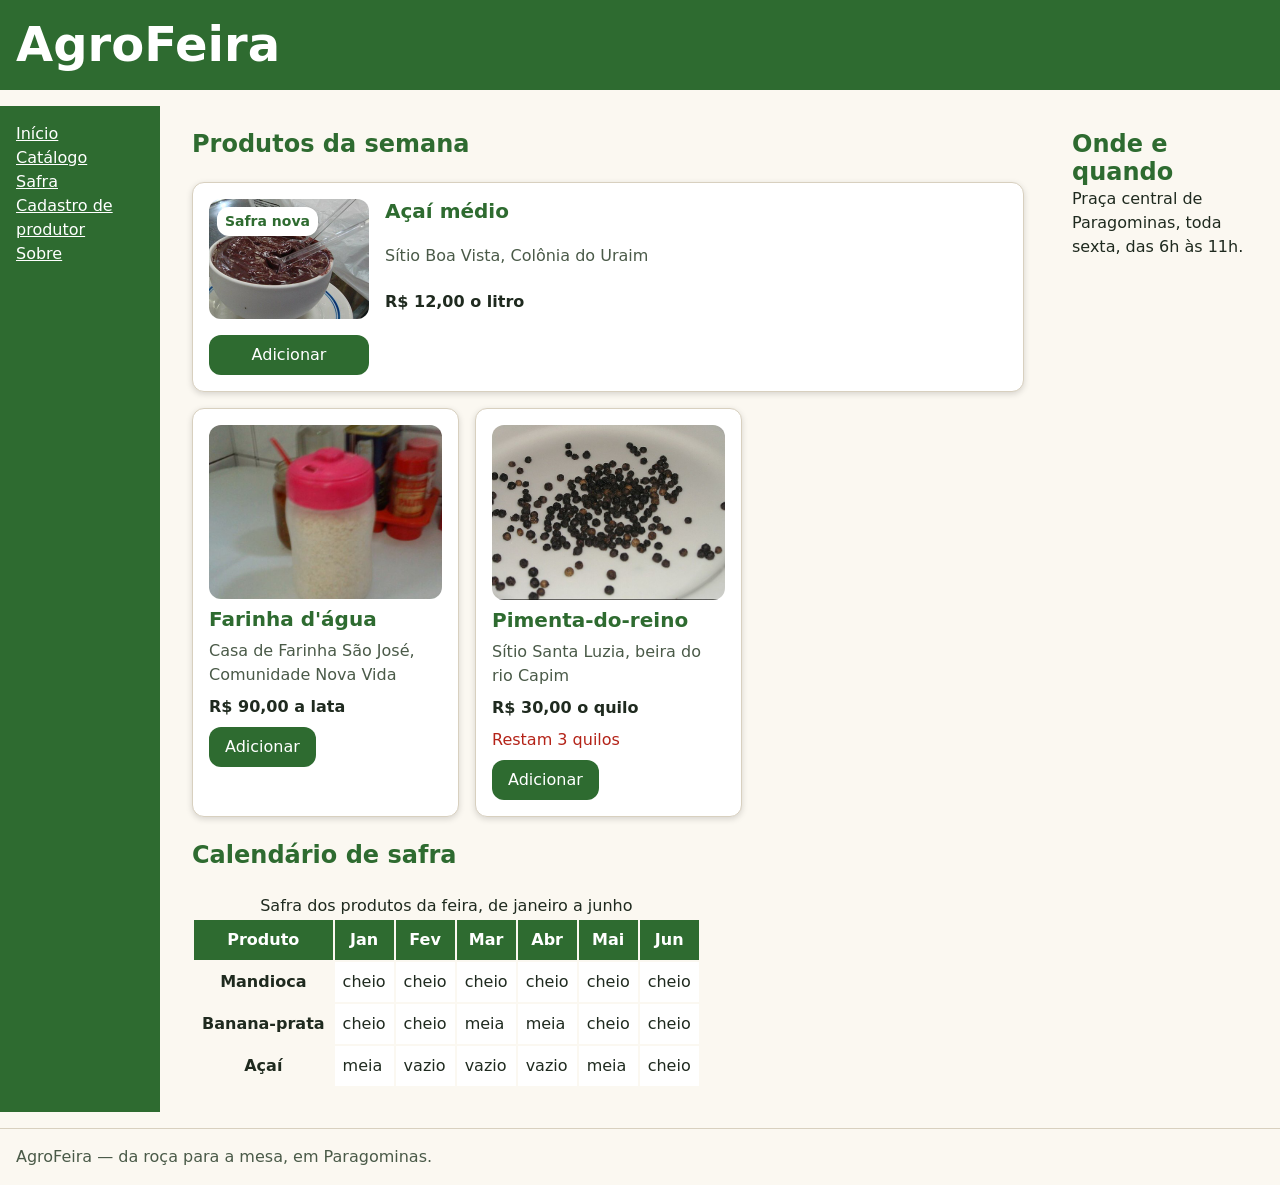
<file: index.html>
<!doctype html>
<html lang="pt-BR">
  <head>
    <meta charset="utf-8">
    <meta name="viewport" content="width=device-width, initial-scale=1">
    <title>AgroFeira — o site completo em camadas</title>
    <link rel="stylesheet" href="camadas.css">
    <link rel="stylesheet" href="reset.css">
    <link rel="stylesheet" href="tokens.css">
    <link rel="stylesheet" href="base.css">
    <link rel="stylesheet" href="componentes.css">
    <link rel="stylesheet" href="utilitarios.css">
  </head>
  <body>
    <a class="pular" href="#conteudo">Pular para o conteúdo</a>
    <header class="cabecalho-site">
      <h1>AgroFeira</h1>
    </header>
  <nav aria-label="Navegação Principal">
    <ul class="menu">
        <li><a href="index.html" aria-current="page">Início</a></li>
        <li><a href="catalogo.html">Catálogo</a></li>
        <li><a href="safra.html">Safra</a></li>
        <li><a href="cadastro-produtor.html">Cadastro de produtor</a></li>
        <li><a href="sobre.html">Sobre</a></li>
    </ul>
</nav>
    <main id="conteudo">
      <h2>Produtos da semana</h2>
      <ul class="lista-produtos">
        <li class="cartao-produto destaque">
          <article>
            <p class="selo">Safra nova</p>
            <img src="acai.jpg" width="640" height="480"
              alt="Tigela de açaí batido, com duas colheres de plástico">
            <h3>Açaí médio</h3>
            <p class="produtor">Sítio Boa Vista, Colônia do Uraim</p>
            <p class="preco">R$ 12,00 o litro</p>
            <button type="button">Adicionar</button>
          </article>
        </li>
        <li class="cartao-produto">
          <article>
            <img src="farinha.jpg" width="640" height="480"
              alt="Pote de farinha de mandioca sobre a mesa">
            <h3>Farinha d'água</h3>
            <p class="produtor">Casa de Farinha São José, Comunidade Nova Vida</p>
            <p class="preco">R$ 90,00 a lata</p>
            <button type="button">Adicionar</button>
          </article>
        </li>
        <li class="cartao-produto">
          <article>
            <img src="pimenta.jpg" width="640" height="480"
              alt="Grãos de pimenta-do-reino espalhados num prato branco">
            <h3>Pimenta-do-reino</h3>
            <p class="produtor">Sítio Santa Luzia, beira do rio Capim</p>
            <p class="preco">R$ 30,00 o quilo</p>
            <p class="estoque texto-erro">Restam 3 quilos</p>
            <button type="button">Adicionar</button>
          </article>
        </li>
      </ul>
      <h2>Calendário de safra</h2>
      <div class="rolagem-tabela" tabindex="0" role="region"
        aria-label="Calendário de safra">
        <table class="tabela-safra">
          <caption>Safra dos produtos da feira, de janeiro a junho</caption>
          <thead>
            <tr>
              <th scope="col">Produto</th>
              <th scope="col">Jan</th><th scope="col">Fev</th>
              <th scope="col">Mar</th><th scope="col">Abr</th>
              <th scope="col">Mai</th><th scope="col">Jun</th>
            </tr>
          </thead>
          <tbody>
            <tr>
              <th scope="row">Mandioca</th>
              <td>cheio</td><td>cheio</td><td>cheio</td>
              <td>cheio</td><td>cheio</td><td>cheio</td>
            </tr>
            <tr>
              <th scope="row">Banana-prata</th>
              <td>cheio</td><td>cheio</td><td>meia</td>
              <td>meia</td><td>cheio</td><td>cheio</td>
            </tr>
            <tr>
              <th scope="row">Açaí</th>
              <td>meia</td><td>vazio</td><td>vazio</td>
              <td>vazio</td><td>meia</td><td>cheio</td>
            </tr>
          </tbody>
        </table>
      </div>
    </main>
    <aside>
      <h2>Onde e quando</h2>
      <p>Praça central de Paragominas, toda sexta, das 6h às 11h.</p>
    </aside>
    <footer class="rodape-site">
      <p>AgroFeira — da roça para a mesa, em Paragominas.</p>
    </footer>
  </body>
</html>
</file>
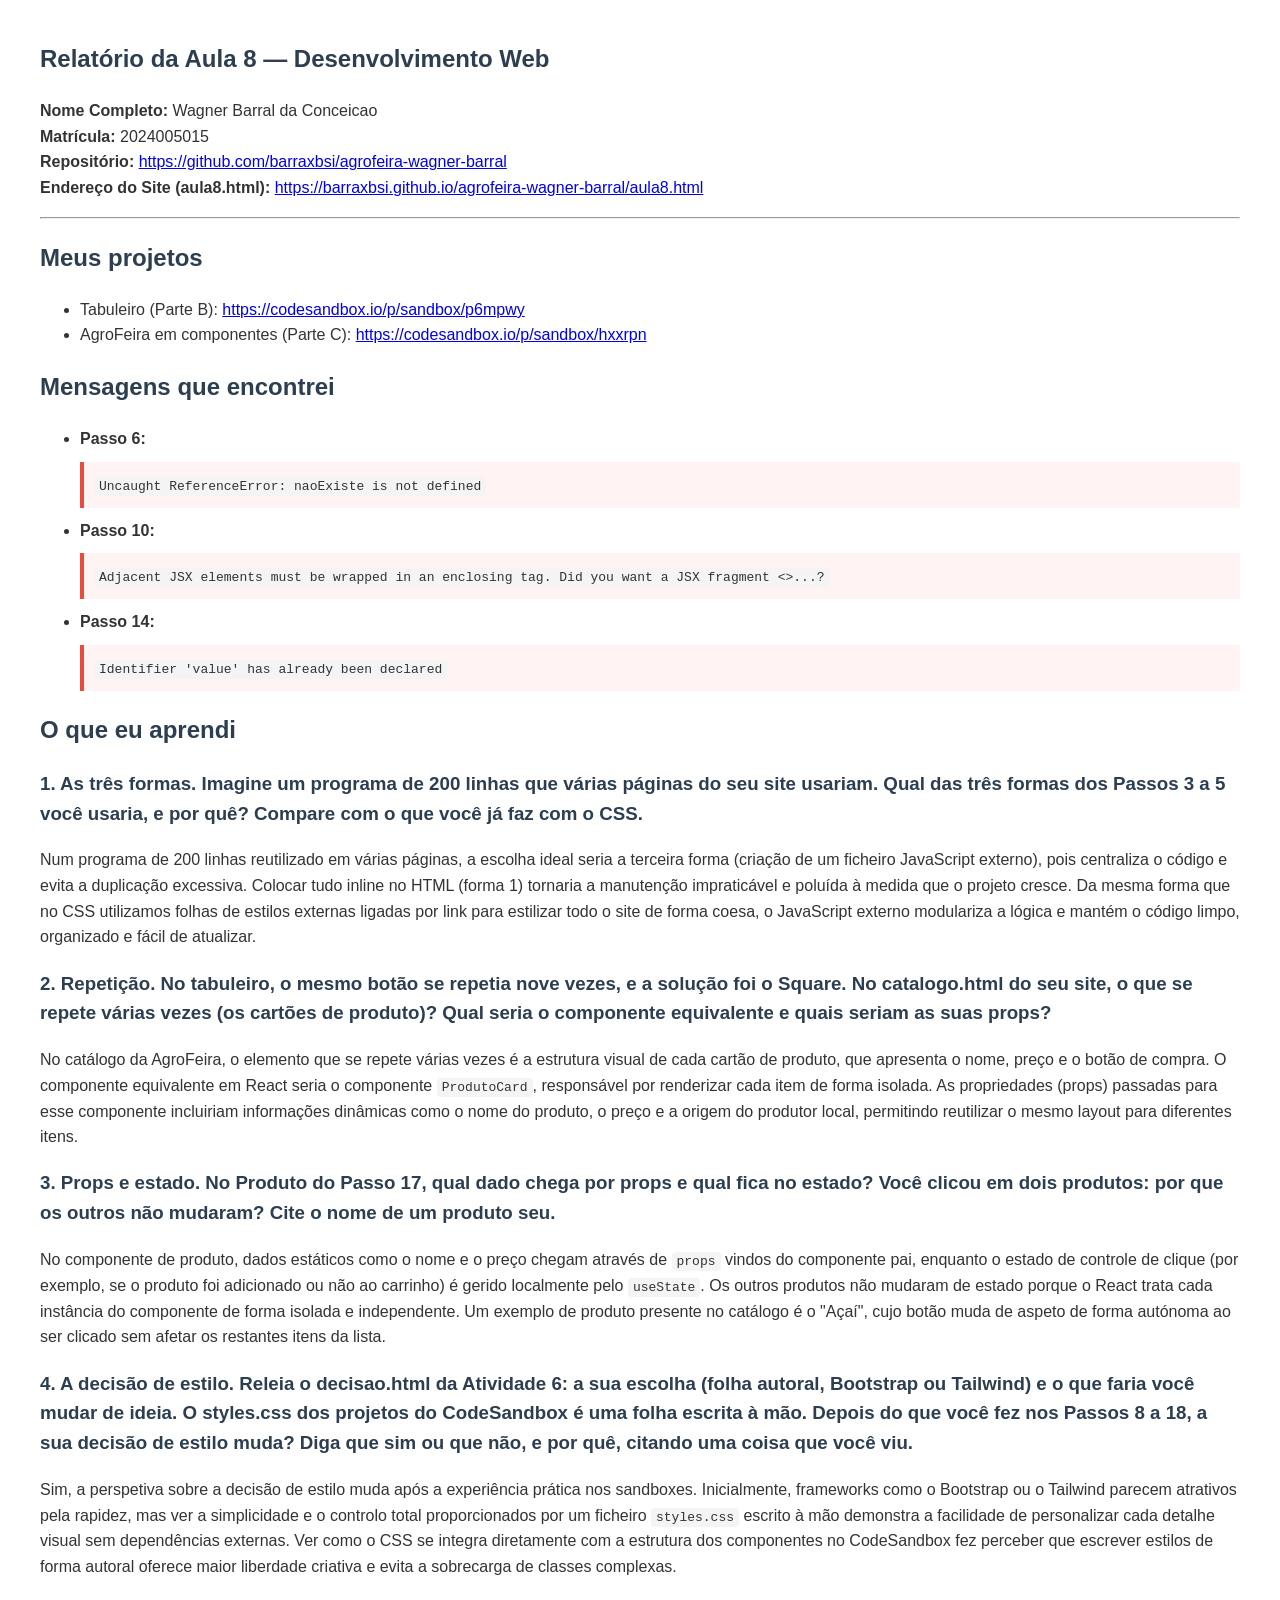
<file: aula8.html>
<!DOCTYPE html>
<html lang="pt-BR">

<head>
    <meta charset="UTF-8">
    <meta name="viewport" content="width=device-width, initial-scale=1.0">
    <title>JavaScript na AgroFeira — Wagner Barral da Conceicao</title>
    <style>
        body {
            font-family: Arial, sans-serif;
            line-height: 1.6;
            margin: 40px;
            color: #333;
        }

        h1,
        h2,
        h3 {
            color: #2c3e50;
        }

        ul {
            margin-bottom: 20px;
        }

        code {
            background: #f4f4f4;
            padding: 2px 5px;
            border-radius: 4px;
            font-family: monospace;
        }

        .error-box {
            background: #fff3f3;
            border-left: 4px solid #e74c3c;
            padding: 10px;
            margin: 10px 0;
        }
    </style>
</head>

<body>

    <h2>Relatório da Aula 8 — Desenvolvimento Web</h2>

    <p>
        <strong>Nome Completo:</strong> Wagner Barral da Conceicao<br>
        <strong>Matrícula:</strong> 2024005015<br>
        <strong>Repositório:</strong> <a href="https://github.com/barraxbsi/agrofeira-wagner-barral"
            target="_blank">https://github.com/barraxbsi/agrofeira-wagner-barral</a><br>
        <strong>Endereço do Site (aula8.html):</strong> <a
            href="https://barraxbsi.github.io/agrofeira-wagner-barral/aula8.html"
            target="_blank">https://barraxbsi.github.io/agrofeira-wagner-barral/aula8.html</a>
    </p>

    <hr>

    <h2>Meus projetos</h2>
    <ul>
        <li>Tabuleiro (Parte B): <a href="https://codesandbox.io/p/sandbox/p6mpwy"
                target="_blank">https://codesandbox.io/p/sandbox/p6mpwy</a></li>
        <li>AgroFeira em componentes (Parte C): <a href="https://codesandbox.io/p/sandbox/hxxrpn"
                target="_blank">https://codesandbox.io/p/sandbox/hxxrpn</a></li>
    </ul>

    <h2>Mensagens que encontrei</h2>
    <ul>
        <li>
            <strong>Passo 6:</strong>
            <div class="error-box"><code>Uncaught ReferenceError: naoExiste is not defined</code></div>
        </li>
        <li>
            <strong>Passo 10:</strong>
            <div class="error-box">
                <code>Adjacent JSX elements must be wrapped in an enclosing tag. Did you want a JSX fragment <>...</>?</code>
            </div>
        </li>
        <li>
            <strong>Passo 14:</strong>
            <div class="error-box"><code>Identifier 'value' has already been declared</code></div>
        </li>
    </ul>

    <h2>O que eu aprendi</h2>

    <h3>1. As três formas. Imagine um programa de 200 linhas que várias páginas do seu site usariam. Qual das três
        formas dos Passos 3 a 5 você usaria, e por quê? Compare com o que você já faz com o CSS.</h3>
    <p>Num programa de 200 linhas reutilizado em várias páginas, a escolha ideal seria a terceira forma (criação de um
        ficheiro JavaScript externo), pois centraliza o código e evita a duplicação excessiva. Colocar tudo inline no
        HTML (forma 1) tornaria a manutenção impraticável e poluída à medida que o projeto cresce. Da mesma forma que no
        CSS utilizamos folhas de estilos externas ligadas por link para estilizar todo o site de forma coesa, o
        JavaScript externo modulariza a lógica e mantém o código limpo, organizado e fácil de atualizar.</p>

    <h3>2. Repetição. No tabuleiro, o mesmo botão se repetia nove vezes, e a solução foi o Square. No catalogo.html do
        seu site, o que se repete várias vezes (os cartões de produto)? Qual seria o componente equivalente e quais
        seriam as suas props?</h3>
    <p>No catálogo da AgroFeira, o elemento que se repete várias vezes é a estrutura visual de cada cartão de produto,
        que apresenta o nome, preço e o botão de compra. O componente equivalente em React seria o componente
        <code>ProdutoCard</code>, responsável por renderizar cada item de forma isolada. As propriedades (props)
        passadas para esse componente incluiriam informações dinâmicas como o nome do produto, o preço e a origem do
        produtor local, permitindo reutilizar o mesmo layout para diferentes itens.</p>

    <h3>3. Props e estado. No Produto do Passo 17, qual dado chega por props e qual fica no estado? Você clicou em dois
        produtos: por que os outros não mudaram? Cite o nome de um produto seu.</h3>
    <p>No componente de produto, dados estáticos como o nome e o preço chegam através de <code>props</code> vindos do
        componente pai, enquanto o estado de controle de clique (por exemplo, se o produto foi adicionado ou não ao
        carrinho) é gerido localmente pelo <code>useState</code>. Os outros produtos não mudaram de estado porque o
        React trata cada instância do componente de forma isolada e independente. Um exemplo de produto presente no
        catálogo é o "Açaí", cujo botão muda de aspeto de forma autónoma ao ser clicado sem afetar os restantes itens da
        lista.</p>

    <h3>4. A decisão de estilo. Releia o decisao.html da Atividade 6: a sua escolha (folha autoral, Bootstrap ou
        Tailwind) e o que faria você mudar de ideia. O styles.css dos projetos do CodeSandbox é uma folha escrita à mão.
        Depois do que você fez nos Passos 8 a 18, a sua decisão de estilo muda? Diga que sim ou que não, e por quê,
        citando uma coisa que você viu.</h3>
    <p>Sim, a perspetiva sobre a decisão de estilo muda após a experiência prática nos sandboxes. Inicialmente,
        frameworks como o Bootstrap ou o Tailwind parecem atrativos pela rapidez, mas ver a simplicidade e o controlo
        total proporcionados por um ficheiro <code>styles.css</code> escrito à mão demonstra a facilidade de
        personalizar cada detalhe visual sem dependências externas. Ver como o CSS se integra diretamente com a
        estrutura dos componentes no CodeSandbox fez perceber que escrever estilos de forma autoral oferece maior
        liberdade criativa e evita a sobrecarga de classes complexas.</p>

</body>

</html>
</file>
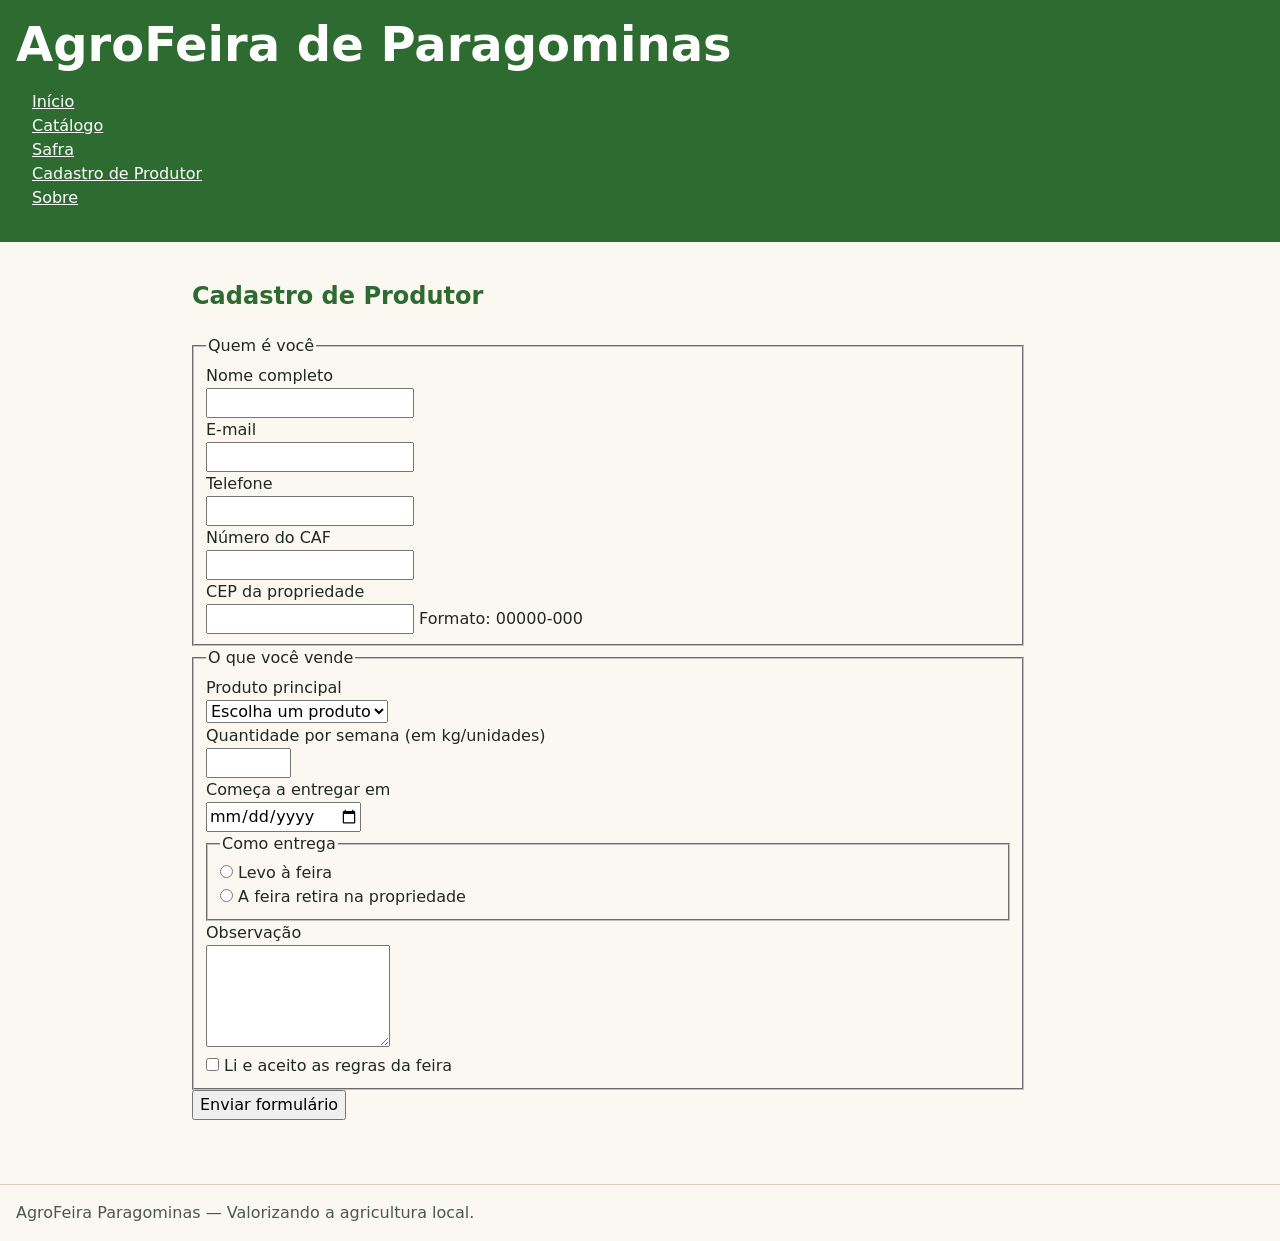
<file: cadastro-produtor.html>
<!DOCTYPE html>
<html lang="pt-BR">

<head>
    <meta charset="UTF-8">
    <meta name="viewport" content="width=device-width, initial-scale=1.0">
    <title>Cadastro de Produtor | AgroFeira de Paragominas</title>
   

    <!-- Folhas de estilo da aplicação -->
    <link rel="stylesheet" href="reset.css">
    <link rel="stylesheet" href="tokens.css">
    <link rel="preconnect" href="https://fonts.googleapis.com">
    <link rel="preconnect" href="https://fonts.gstatic.com" crossorigin>
    <link href="https://fonts.googleapis.com/css2?family=Montserrat+Alternates:wght@600&display=swap" rel="stylesheet">
    
    <!-- Arquitetura CSS em Camadas -->
    <link rel="stylesheet" href="camadas.css">
    <link rel="stylesheet" href="reset.css">
    <link rel="stylesheet" href="tokens.css">
    <link rel="stylesheet" href="base.css">
    <link rel="stylesheet" href="componentes.css">
    <link rel="stylesheet" href="utilitarios.css">
</head>

<body>
    <!-- Link de acesso rápido para leitores de tela -->
    <a href="#conteudo-principal" class="pular">Pular para o conteúdo principal</a>

    <!-- Cabeçalho e Navegação Principal -->
    <header class="cabecalho-site">
        <h1>AgroFeira de Paragominas</h1>
        <nav aria-label="Principal">
            <ul class="menu">
                <li><a href="index.html">Início</a></li>
                <li><a href="catalogo.html">Catálogo</a></li>
                <li><a href="safra.html">Safra</a></li>
                <li><a href="cadastro-produtor.html" aria-current="page">Cadastro de Produtor</a></li>
                <li><a href="sobre.html">Sobre</a></li>
            </ul>
        </nav>
    </header>

    <!-- Região de Conteúdo Principal -->
    <main id="conteudo-principal">
        <h2>Cadastro de Produtor</h2>

        <form action="#" method="post" class="formulario-cadastro">

            <!-- Primeiro Grupo: Dados do Produtor -->
            <fieldset>
                <legend>Quem é você</legend>

                <p>
                    <label for="nome">Nome completo</label><br>
                    <input type="text" id="nome" name="nome" required autocomplete="name">
                </p>

                <p>
                    <label for="email">E-mail</label><br>
                    <input type="email" id="email" name="email" required autocomplete="email">
                </p>

                <p>
                    <label for="telefone">Telefone</label><br>
                    <input type="tel" id="telefone" name="telefone" autocomplete="tel">
                </p>

                <p>
                    <label for="caf">Número do CAF</label><br>
                    <input type="text" id="caf" name="caf">
                </p>

                <p>
                    <label for="cep">CEP da propriedade</label><br>
                    <input type="text" id="cep" name="cep" inputmode="numeric" pattern="\d{5}-?\d{3}"
                        aria-describedby="ajuda-cep">
                    <span id="ajuda-cep">Formato: 00000-000</span>
                </p>
            </fieldset>

            <!-- Segundo Grupo: Dados da Produção/Entrega -->
            <fieldset>
                <legend>O que você vende</legend>

                <p>
                    <label for="produto">Produto principal</label><br>
                    <select id="produto" name="produto" required>
                        <option value="">Escolha um produto</option>
                        <option value="mandioca">Mandioca</option>
                        <option value="banana-prata">Banana-prata</option>
                        <option value="acai">Açaí</option>
                        <option value="pimenta-do-reino">Pimenta-do-reino</option>
                        <option value="cupuacu">Cupuaçu</option>
                        <option value="alface">Alface</option>
                    </select>
                </p>

                <p>
                    <label for="quantidade">Quantidade por semana (em kg/unidades)</label><br>
                    <input type="number" id="quantidade" name="quantidade" required min="1" max="500" step="1">
                </p>

                <p>
                    <label for="data-inicio">Começa a entregar em</label><br>
                    <input type="date" id="data-inicio" name="data-inicio">
                </p>

                <!-- Grupo de botões de escolha -->
                <fieldset>
                    <legend>Como entrega</legend>
                    <p>
                        <input type="radio" id="entrega-levo" name="como-entrega" value="levo">
                        <label for="entrega-levo">Levo à feira</label>
                    </p>
                    <p>
                        <input type="radio" id="entrega-retira" name="como-entrega" value="retira">
                        <label for="entrega-retira">A feira retira na propriedade</label>
                    </p>
                </fieldset>

                <p>
                    <label for="observacao">Observação</label><br>
                    <textarea id="observacao" name="observacao" rows="4"></textarea>
                </p>

                <p>
                    <input type="checkbox" id="aceite" name="aceite" required>
                    <label for="aceite">Li e aceito as regras da feira</label>
                </p>
            </fieldset>

            <p>
                <button type="submit">Enviar formulário</button>
            </p>
        </form>

        <!-- Mensagem de status dinâmico para leitores de tela -->
        <p role="status" aria-live="polite"></p>
    </main>

    <!-- Rodapé -->
    <footer class="rodape-site">
        <p>AgroFeira Paragominas — Valorizando a agricultura local.</p>
    </footer>
</body>

</html>
</file>
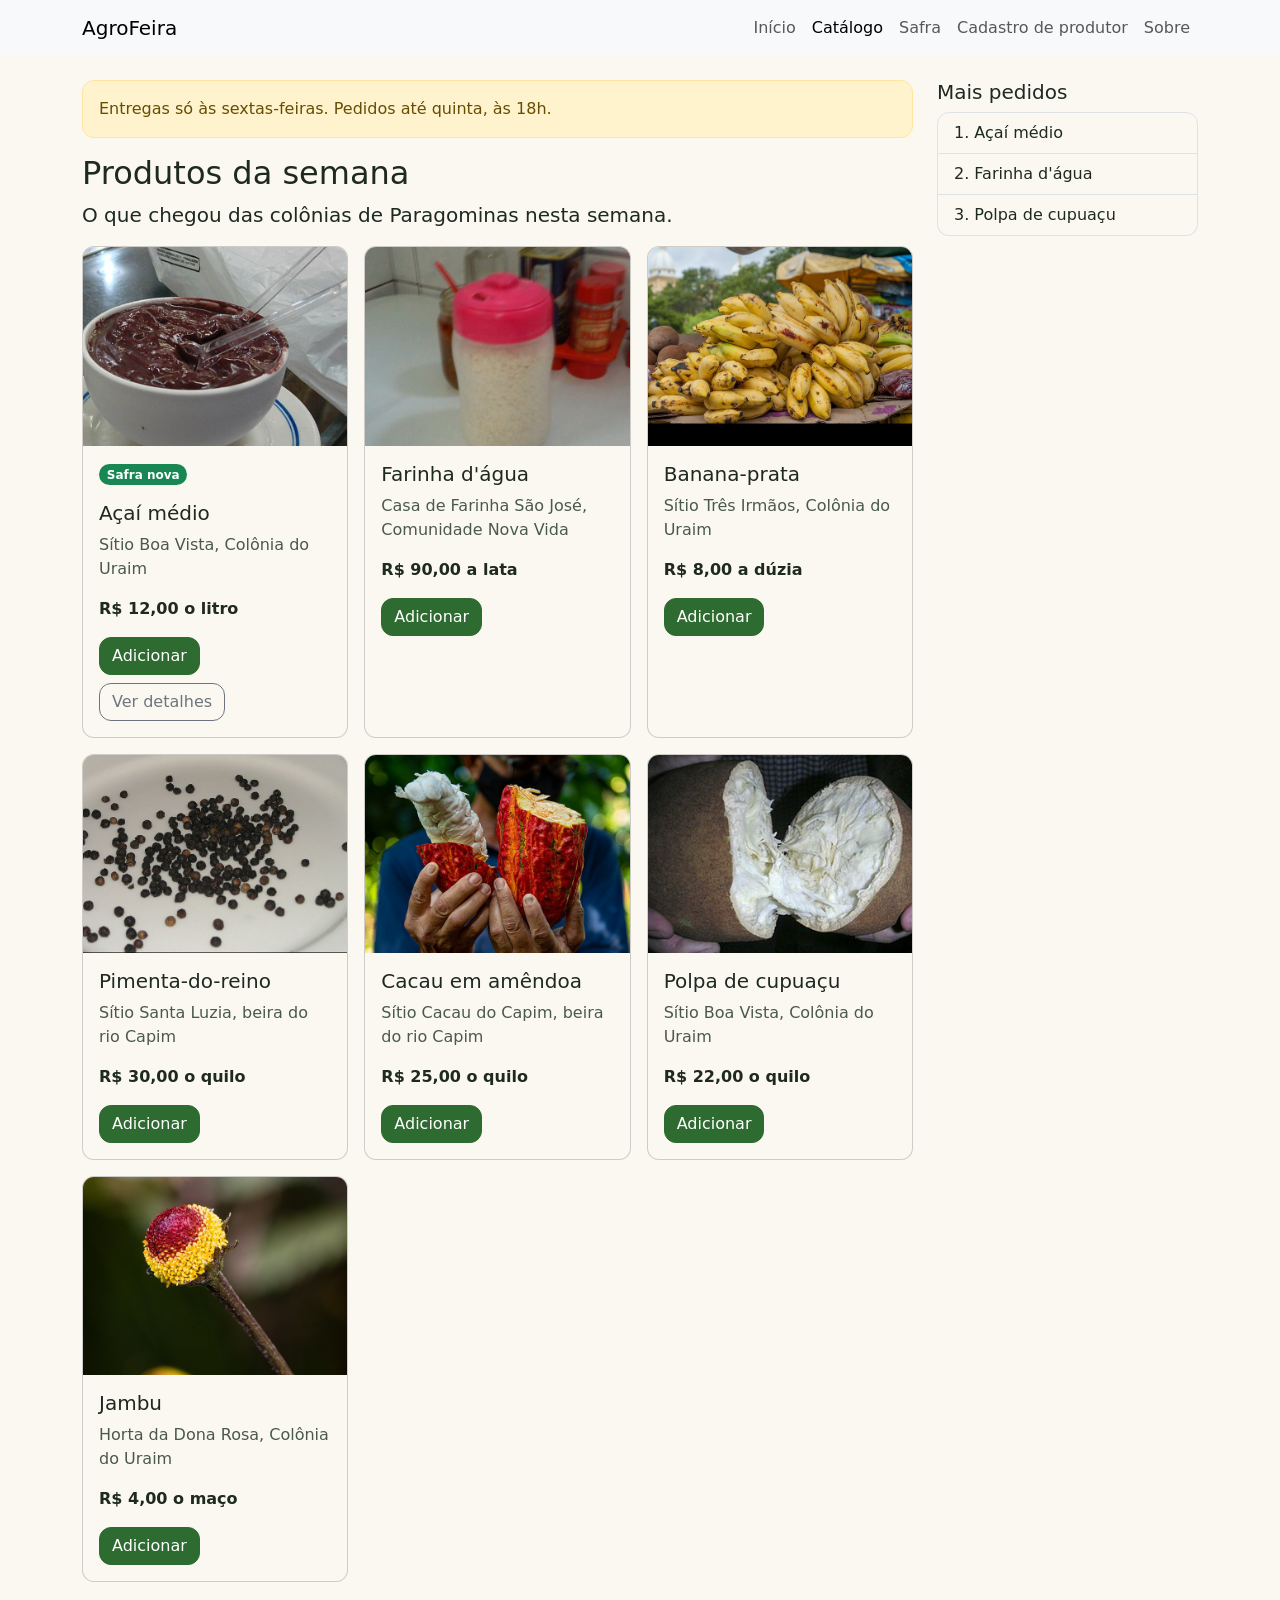
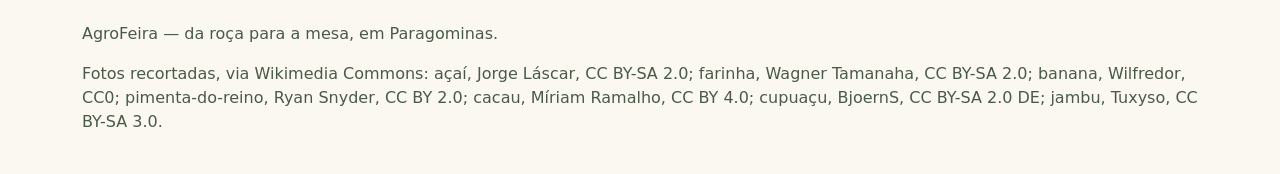
<file: catalogo-bootstrap.html>
<!doctype html>
<html lang="pt-BR">

<head>
  <meta charset="utf-8">
  <meta name="viewport" content="width=device-width, initial-scale=1">
  <title>AgroFeira — catálogo (Bootstrap)</title>

  <!-- Bootstrap 5.3 CSS -->
  <link href="https://cdn.jsdelivr.net/npm/bootstrap@5.3.8/dist/css/bootstrap.min.css" rel="stylesheet" integrity="..." crossorigin="anonymous">

  <!-- Tokens do projeto (variáveis globais) -->
  <link rel="stylesheet" href="tokens.css">

  <!-- Mapeamento Bootstrap + Tokens (deve vir por último) -->
  <link rel="stylesheet" href="agrofeira-bootstrap.css">
</head>

<body>

  <!-- Barra de navegação responsiva (Passo 3) -->
  <nav class="navbar navbar-expand-lg bg-body-tertiary mb-4" aria-label="Principal">
    <div class="container">
      <a class="navbar-brand" href="index.html">AgroFeira</a>
      <button class="navbar-toggler" type="button" data-bs-toggle="collapse" data-bs-target="#menu" aria-controls="menu" aria-expanded="false" aria-label="Menu">
        <span class="navbar-toggler-icon"></span>
      </button>

      <div class="collapse navbar-collapse" id="menu">
        <ul class="navbar-nav ms-auto mb-2 mb-lg-0">
          <li class="nav-item">
            <a class="nav-link" href="index.html">Início</a>
          </li>
          <li class="nav-item">
            <a class="nav-link active" aria-current="page" href="catalogo-bootstrap.html">Catálogo</a>
          </li>
          <li class="nav-item">
            <a class="nav-link" href="safra.html">Safra</a>
          </li>
          <li class="nav-item">
            <a class="nav-link" href="cadastro-produtor.html">Cadastro de produtor</a>
          </li>
          <li class="nav-item">
            <a class="nav-link" href="sobre.html">Sobre</a>
          </li>
        </ul>
      </div>
    </div>
  </nav>

  <!-- Contêiner Principal -->
  <div class="container">
    
    <!-- Linha da Grade (Divisão em colunas) -->
    <div class="row g-4">
      
      <!-- Coluna Principal (main) -->
      <main class="col-lg-9">
        <!-- Aviso -->
        <div class="alert alert-warning" role="alert">
          Entregas só às sextas-feiras. Pedidos até quinta, às 18h.
        </div>

        <!-- Título e Frase -->
        <h1 class="h2">Produtos da semana</h1>
        <p class="lead">O que chegou das colônias de Paragominas nesta semana.</p>

        <!-- Lista de Produtos (Grade) -->
        <ul class="row row-cols-1 row-cols-sm-2 row-cols-lg-3 g-3 list-unstyled">
          
          <!-- 1. Cartão do Açaí (Com Selo e Botão Ver Detalhes) -->
          <li class="col">
            <article class="card h-100">
              <img src="acai.jpg" width="640" height="480" alt="Tigela de açaí batido, com duas colheres de plástico" class="card-img-top img-fluid">
              <div class="card-body">
                <p class="badge text-bg-success">Safra nova</p>
                <h2 class="card-title h5">Açaí médio</h2>
                <p class="card-text text-body-secondary">Sítio Boa Vista, Colônia do Uraim</p>
                <p class="card-text fw-bold">R$ 12,00 o litro</p>
                <button type="button" class="btn btn-primary">Adicionar</button>
                <button type="button" class="btn btn-outline-secondary mt-2 d-block" data-bs-toggle="modal" data-bs-target="#detalhe-acai">Ver detalhes</button>
              </div>
            </article>
          </li>

          <!-- 2. Cartão da Farinha d'água -->
          <li class="col">
            <article class="card h-100">
              <img src="farinha.jpg" width="640" height="480" alt="Pote de farinha de mandioca sobre a mesa" class="card-img-top img-fluid">
              <div class="card-body">
                <h2 class="card-title h5">Farinha d'água</h2>
                <p class="card-text text-body-secondary">Casa de Farinha São José, Comunidade Nova Vida</p>
                <p class="card-text fw-bold">R$ 90,00 a lata</p>
                <button type="button" class="btn btn-primary">Adicionar</button>
              </div>
            </article>
          </li>

          <!-- 3. Cartão da Banana-prata -->
          <li class="col">
            <article class="card h-100">
              <img src="banana.jpg" width="640" height="480" alt="Cachos de banana empilhados numa banca de feira" class="card-img-top img-fluid">
              <div class="card-body">
                <h2 class="card-title h5">Banana-prata</h2>
                <p class="card-text text-body-secondary">Sítio Três Irmãos, Colônia do Uraim</p>
                <p class="card-text fw-bold">R$ 8,00 a dúzia</p>
                <button type="button" class="btn btn-primary">Adicionar</button>
              </div>
            </article>
          </li>

          <!-- 4. Cartão da Pimenta-do-reino -->
          <li class="col">
            <article class="card h-100">
              <img src="pimenta.jpg" width="640" height="480" alt="Grãos de pimenta-do-reino espalhados num prato branco" class="card-img-top img-fluid">
              <div class="card-body">
                <h2 class="card-title h5">Pimenta-do-reino</h2>
                <p class="card-text text-body-secondary">Sítio Santa Luzia, beira do rio Capim</p>
                <p class="card-text fw-bold">R$ 30,00 o quilo</p>
                <button type="button" class="btn btn-primary">Adicionar</button>
              </div>
            </article>
          </li>

          <!-- 5. Cartão do Cacau em amêndoa -->
          <li class="col">
            <article class="card h-100">
              <img src="cacau.jpg" width="640" height="480" alt="Mãos abrindo um fruto de cacau vermelho, com a polpa branca à mostra" class="card-img-top img-fluid">
              <div class="card-body">
                <h2 class="card-title h5">Cacau em amêndoa</h2>
                <p class="card-text text-body-secondary">Sítio Cacau do Capim, beira do rio Capim</p>
                <p class="card-text fw-bold">R$ 25,00 o quilo</p>
                <button type="button" class="btn btn-primary">Adicionar</button>
              </div>
            </article>
          </li>

          <!-- 6. Cartão da Polpa de cupuaçu -->
          <li class="col">
            <article class="card h-100">
              <img src="cupuacu-640.jpg" width="640" height="480" alt="Cupuaçu aberto ao meio, com a polpa branca" class="card-img-top img-fluid">
              <div class="card-body">
                <h2 class="card-title h5">Polpa de cupuaçu</h2>
                <p class="card-text text-body-secondary">Sítio Boa Vista, Colônia do Uraim</p>
                <p class="card-text fw-bold">R$ 22,00 o quilo</p>
                <button type="button" class="btn btn-primary">Adicionar</button>
              </div>
            </article>
          </li>

          <!-- 7. Cartão do Jambu -->
          <li class="col">
            <article class="card h-100">
              <img src="jambu.jpg" width="640" height="480" alt="Flor de jambu, amarela com o centro vermelho" class="card-img-top img-fluid">
              <div class="card-body">
                <h2 class="card-title h5">Jambu</h2>
                <p class="card-text text-body-secondary">Horta da Dona Rosa, Colônia do Uraim</p>
                <p class="card-text fw-bold">R$ 4,00 o maço</p>
                <button type="button" class="btn btn-primary">Adicionar</button>
              </div>
            </article>
          </li>

        </ul>
      </main>

      <!-- Coluna Lateral (aside) -->
      <aside class="col-lg-3 d-none d-lg-block">
        <h2 class="h5">Mais pedidos</h2>
        <ol class="list-group list-group-numbered">
          <li class="list-group-item">Açaí médio</li>
          <li class="list-group-item">Farinha d'água</li>
          <li class="list-group-item">Polpa de cupuaçu</li>
        </ol>
      </aside>

    </div>

    <!-- Rodapé -->
    <footer class="py-4 text-body-secondary">
      <p>AgroFeira — da roça para a mesa, em Paragominas.</p>
      <p>Fotos recortadas, via Wikimedia Commons: açaí, Jorge Láscar, CC BY-SA 2.0; farinha, Wagner Tamanaha, CC BY-SA 2.0; banana, Wilfredor, CC0; pimenta-do-reino, Ryan Snyder, CC BY 2.0; cacau, Míriam Ramalho, CC BY 4.0; cupuaçu, BjoernS, CC BY-SA 2.0 DE; jambu, Tuxyso, CC BY-SA 3.0.</p>
    </footer>

  </div>

  <!-- Diálogo de detalhe do Açaí (Passo 4) -->
  <div class="modal fade" id="detalhe-acai" tabindex="-1" role="dialog" aria-labelledby="detalhe-acai-titulo">
    <div class="modal-dialog">
      <div class="modal-content">
        
        <!-- Cabeçalho do modal -->
        <div class="modal-header">
          <h2 class="modal-title h5" id="detalhe-acai-titulo">Açaí médio</h2>
          <button type="button" class="btn-close" data-bs-dismiss="modal" aria-label="Fechar"></button>
        </div>

        <!-- Corpo do modal -->
        <div class="modal-body">
          <img src="acai.jpg" width="640" height="480" alt="Tigela de açaí batido, com duas colheres de plástico" class="img-fluid mb-3">
          <p class="text-body-secondary mb-1">Sítio Boa Vista, Colônia do Uraim</p>
          <p class="fw-bold">R$ 12,00 o litro</p>
          <p class="mb-0">Açaí grosso batido no dia, fresco e direto do produtor rural para garantir a qualidade na sua mesa.</p>
        </div>

        <!-- Rodapé do modal -->
        <div class="modal-footer">
          <button type="button" class="btn btn-outline-secondary" data-bs-dismiss="modal">Fechar</button>
          <button type="button" class="btn btn-primary">Adicionar</button>
        </div>

      </div>
    </div>
  </div>
  
  <!-- Script do Bootstrap -->
  <script src="https://cdn.jsdelivr.net/npm/bootstrap@5.3.3/dist/js/bootstrap.bundle.min.js" integrity="sha384-YvpcrYf0tY3lHB60NNkmXc5s9fDVZLESaAA55NDzOxhy9GkcIdslK1eN7N6jIeHz" crossorigin="anonymous" defer></script>
</body>

</html>
</file>
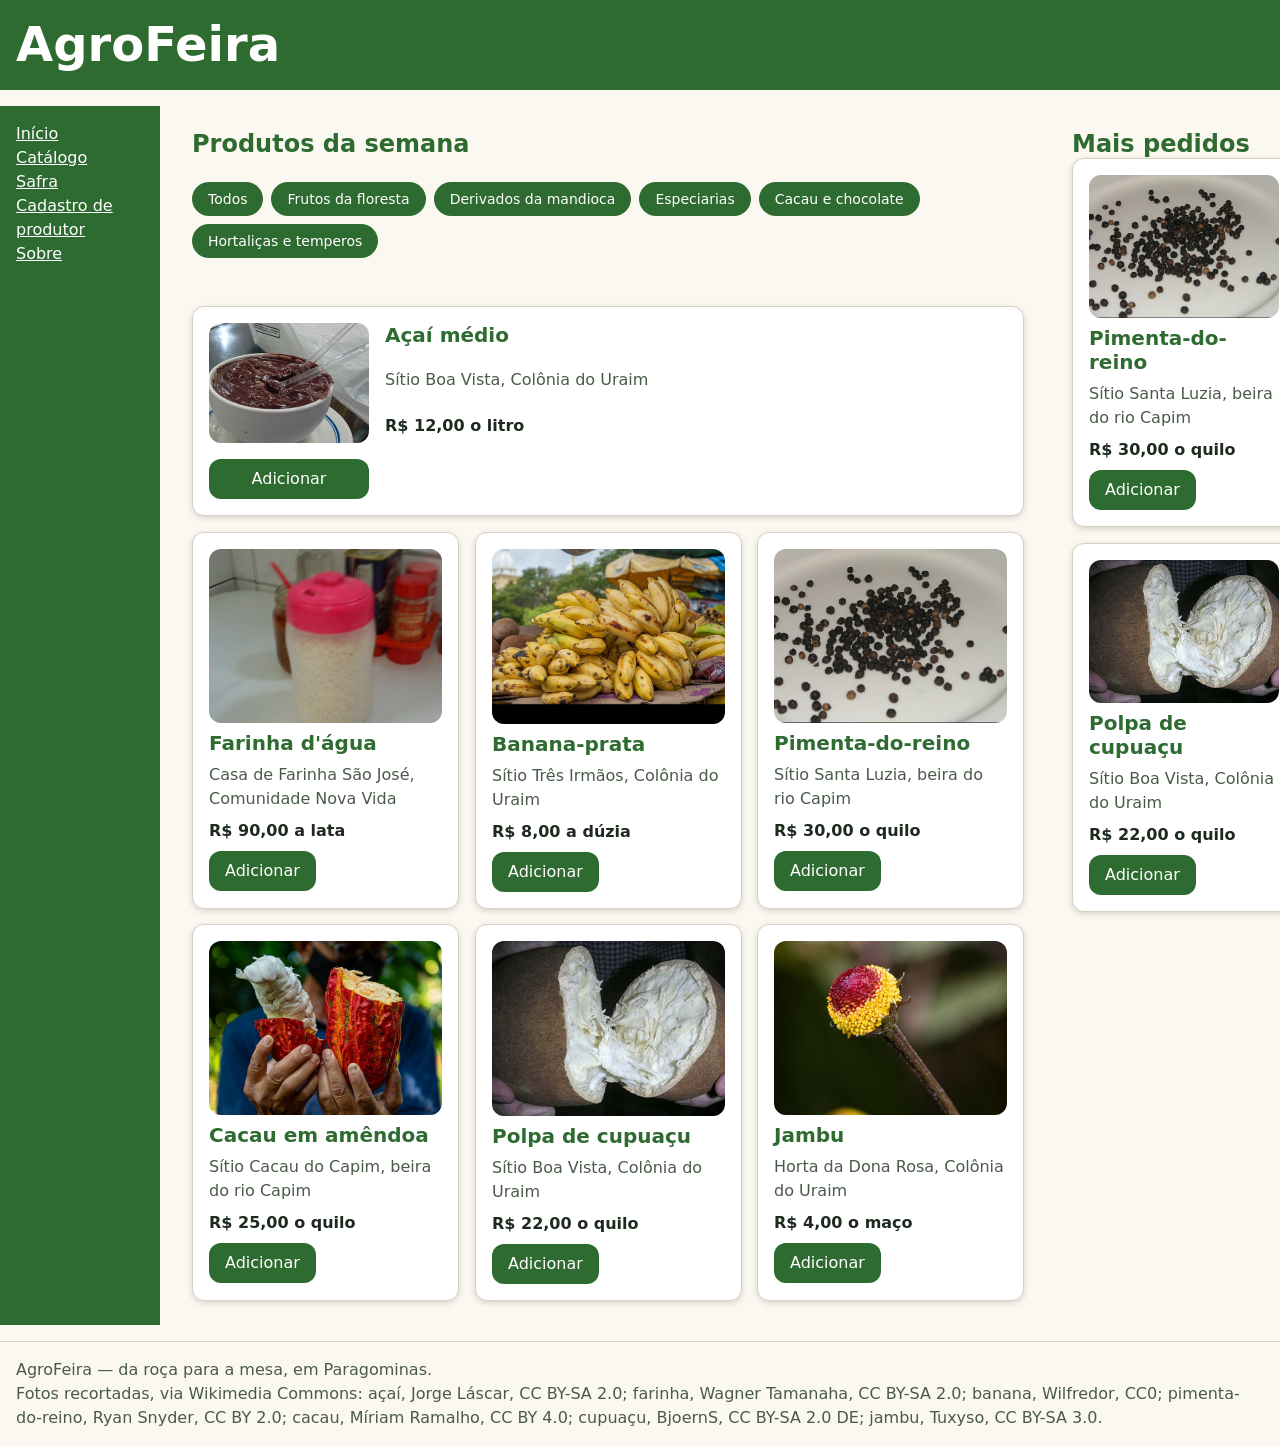
<file: catalogo.html>
<!doctype html>
<html lang="pt-BR">
  <head>
  <meta charset="utf-8">
  <meta name="viewport" content="width=device-width, initial-scale=1">
  <title>AgroFeira — catálogo</title>

  <!-- 1. Fontes do Google -->
  <link rel="icon" href="data:,">
  <link rel="preconnect" href="https://fonts.googleapis.com">
  <link rel="preconnect" href="https://fonts.gstatic.com" crossorigin>
  <link href="https://fonts.googleapis.com/css2?family=Montserrat+Alternates:wght@600&display=swap" rel="stylesheet">

  <!-- 2. Apenas o camadas.css (ele gerencia o reset, tokens, base, componentes e utilitarios) -->
  <link rel="stylesheet" href="camadas.css">
</head>
  <body class="pagina-catalogo">
    <a class="pular" href="#conteudo">Pular para o conteúdo</a>
    <header class="cabecalho-site">
      <h1>AgroFeira</h1>
    </header>
    <nav aria-label="Principal">
      <ul class="menu">
        <li><a href="index.html">Início</a></li>
        <li><a href="catalogo.html" aria-current="page">Catálogo</a></li>
        <li><a href="safra.html">Safra</a></li>
        <li><a href="cadastro-produtor.html">Cadastro de produtor</a></li>
        <li><a href="sobre.html">Sobre</a></li>
      </ul>
    </nav>
    <main id="conteudo">
      <h2>Produtos da semana</h2>
      <nav aria-label="Categorias">
        <ul class="barra-categorias">
          <li><button type="button">Todos</button></li>
          <li><button type="button">Frutos da floresta</button></li>
          <li><button type="button">Derivados da mandioca</button></li>
          <li><button type="button">Especiarias</button></li>
          <li><button type="button">Cacau e chocolate</button></li>
          <li><button type="button">Hortaliças e temperos</button></li>
        </ul>
      </nav>
      <ul class="lista-produtos">
        <li class="cartao-produto destaque">
          <article>
            <img src="acai.jpg" width="640" height="480"
              alt="Tigela de açaí batido, com duas colheres de plástico">
            <h3>Açaí médio</h3>
            <p class="produtor">Sítio Boa Vista, Colônia do Uraim</p>
            <p class="preco">R$ 12,00 o litro</p>
            <button type="button">Adicionar</button>
          </article>
        </li>
        <li class="cartao-produto">
          <article>
            <img src="farinha.jpg" width="640" height="480"
              alt="Pote de farinha de mandioca sobre a mesa">
            <h3>Farinha d'água</h3>
            <p class="produtor">Casa de Farinha São José, Comunidade Nova Vida</p>
            <p class="preco">R$ 90,00 a lata</p>
            <button type="button">Adicionar</button>
          </article>
        </li>
        <li class="cartao-produto">
          <article>
            <img src="banana.jpg" width="640" height="480"
              alt="Cachos de banana empilhados numa banca de feira">
            <h3>Banana-prata</h3>
            <p class="produtor">Sítio Três Irmãos, Colônia do Uraim</p>
            <p class="preco">R$ 8,00 a dúzia</p>
            <button type="button">Adicionar</button>
          </article>
        </li>
        <li class="cartao-produto">
          <article>
            <img src="pimenta.jpg" width="640" height="480"
              alt="Grãos de pimenta-do-reino espalhados num prato branco">
            <h3>Pimenta-do-reino</h3>
            <p class="produtor">Sítio Santa Luzia, beira do rio Capim</p>
            <p class="preco">R$ 30,00 o quilo</p>
            <button type="button">Adicionar</button>
          </article>
        </li>
        <li class="cartao-produto">
          <article>
            <img src="cacau.jpg" width="640" height="480"
              alt="Mãos abrindo um fruto de cacau vermelho, com a polpa branca à mostra">
            <h3>Cacau em amêndoa</h3>
            <p class="produtor">Sítio Cacau do Capim, beira do rio Capim</p>
            <p class="preco">R$ 25,00 o quilo</p>
            <button type="button">Adicionar</button>
          </article>
        </li>
        <li class="cartao-produto">
          <article>
            <img src="cupuacu-640.jpg" width="640" height="480"
              alt="Cupuaçu aberto ao meio, com a polpa branca">
            <h3>Polpa de cupuaçu</h3>
            <p class="produtor">Sítio Boa Vista, Colônia do Uraim</p>
            <p class="preco">R$ 22,00 o quilo</p>
            <button type="button">Adicionar</button>
          </article>
        </li>
        <li class="cartao-produto">
          <article>
            <img src="jambu.jpg" width="640" height="480"
              alt="Flor de jambu, amarela com o centro vermelho">
            <h3>Jambu</h3>
            <p class="produtor">Horta da Dona Rosa, Colônia do Uraim</p>
            <p class="preco">R$ 4,00 o maço</p>
            <button type="button">Adicionar</button>
          </article>
        </li>
      </ul>
    </main>
    <aside class="lateral">
      <h2>Mais pedidos</h2>
      <ul class="lista-produtos">
        <li class="cartao-produto">
          <article>
            <img src="pimenta.jpg" width="640" height="480"
              alt="Grãos de pimenta-do-reino espalhados num prato branco">
            <h3>Pimenta-do-reino</h3>
            <p class="produtor">Sítio Santa Luzia, beira do rio Capim</p>
            <p class="preco">R$ 30,00 o quilo</p>
            <button type="button">Adicionar</button>
          </article>
        </li>
        <li class="cartao-produto">
          <article>
            <img src="cupuacu-640.jpg" width="640" height="480"
              alt="Cupuaçu aberto ao meio, com a polpa branca">
            <h3>Polpa de cupuaçu</h3>
            <p class="produtor">Sítio Boa Vista, Colônia do Uraim</p>
            <p class="preco">R$ 22,00 o quilo</p>
            <button type="button">Adicionar</button>
          </article>
        </li>
      </ul>
    </aside>
    <footer class="rodape-site">
      <p>AgroFeira — da roça para a mesa, em Paragominas.</p>
      <p class="creditos">Fotos recortadas, via Wikimedia Commons: açaí, Jorge Láscar, CC BY-SA 2.0; farinha, Wagner Tamanaha, CC BY-SA 2.0; banana, Wilfredor, CC0; pimenta-do-reino, Ryan Snyder, CC BY 2.0; cacau, Míriam Ramalho, CC BY 4.0; cupuaçu, BjoernS, CC BY-SA 2.0 DE; jambu, Tuxyso, CC BY-SA 3.0.</p>
    </footer>
  </body>
</html>
</file>
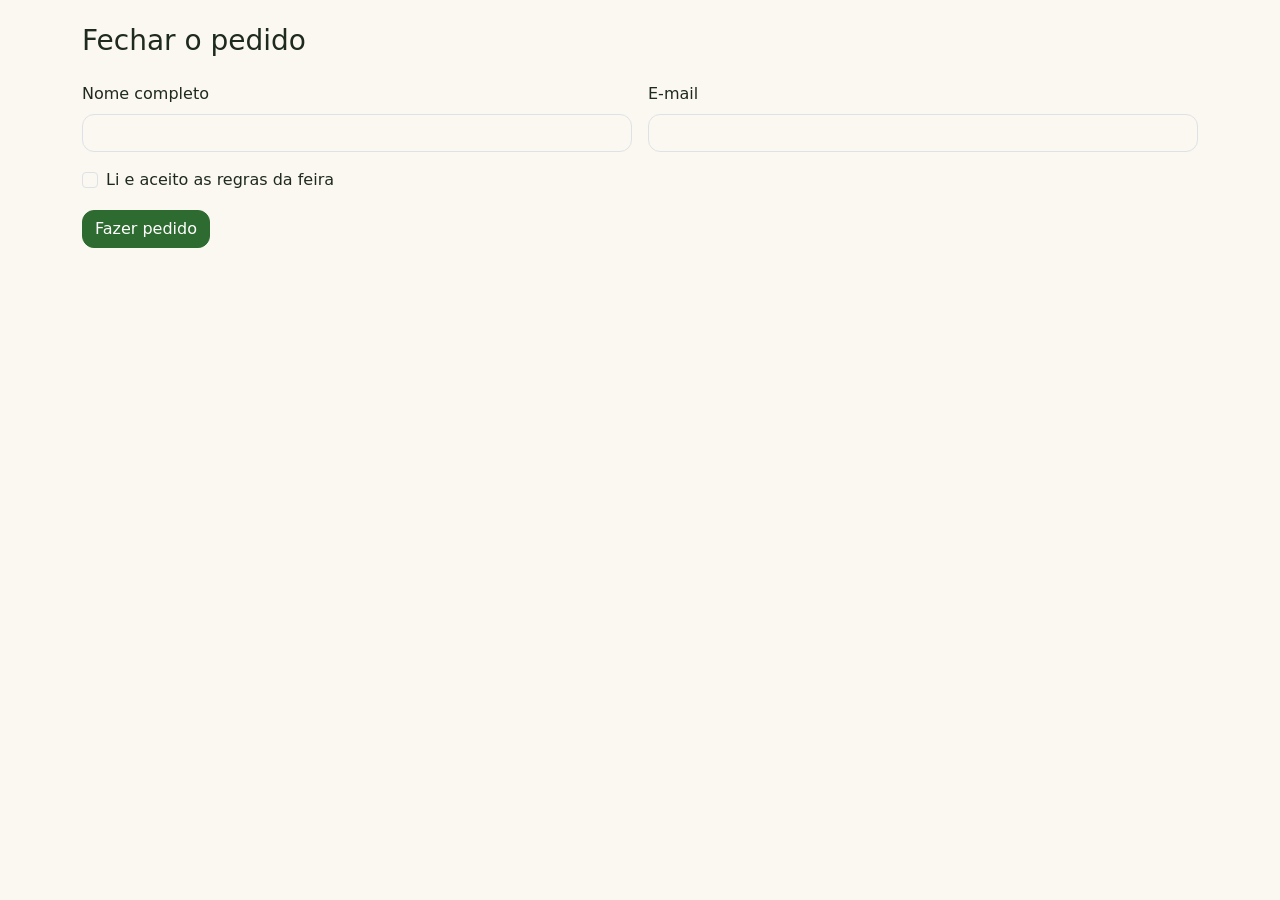
<file: checkout-bootstrap.html>
<!doctype html>
<html lang="pt-BR">

<head>
  <meta charset="utf-8">
  <meta name="viewport" content="width=device-width, initial-scale=1">
  <title>AgroFeira — Fechar o pedido</title>

  <!-- Bootstrap 5.3 CSS -->
  <link href="https://cdn.jsdelivr.net/npm/bootstrap@5.3.3/dist/css/bootstrap.min.css" rel="stylesheet" integrity="sha384-QWTKZyjpPEjISv5WaRU9OFeRpok6YctnYmDr5pNlyT2bRjXh0JMhjY6hW+ALEwIH" crossorigin="anonymous">

  <!-- Tokens do projeto (variáveis globais) -->
  <link rel="stylesheet" href="tokens.css">

  <!-- Mapeamento Bootstrap + Tokens (deve vir por último) -->
  <link rel="stylesheet" href="agrofeira-bootstrap.css">

  <!-- Script de validação do Bootstrap -->
  <script src="validacao.js" defer></script>
</head>

<body>
  <main class="container py-4">
    <h1 class="h3 mb-4">Fechar o pedido</h1>

    <form class="row g-3 needs-validation" novalidate>
      
      <!-- Nome completo -->
      <div class="col-12 col-md-6">
        <label for="nome" class="form-label">Nome completo</label>
        <input type="text" class="form-control" id="nome" name="nome" autocomplete="name" required aria-describedby="nome-erro">
        <div id="nome-erro" class="invalid-feedback">Informe o seu nome.</div>
      </div>

      <!-- E-mail -->
      <div class="col-12 col-md-6">
        <label for="email" class="form-label">E-mail</label>
        <input type="email" class="form-control" id="email" name="email" autocomplete="email" required aria-describedby="email-erro">
        <div id="email-erro" class="invalid-feedback">Informe um e-mail, como maria@exemplo.com.br.</div>
      </div>

      <!-- Aceite dos termos -->
      <div class="col-12">
        <div class="form-check">
          <input type="checkbox" class="form-check-input" id="termos" name="termos" required aria-describedby="termos-erro">
          <label class="form-check-label" for="termos">Li e aceito as regras da feira</label>
          <div id="termos-erro" class="invalid-feedback">É preciso aceitar as regras para continuar.</div>
        </div>
      </div>

      <!-- Botão de Envio -->
      <div class="col-12">
        <button type="submit" class="btn btn-primary">Fazer pedido</button>
      </div>

    </form>
  </main>
</body>

</html>
</file>
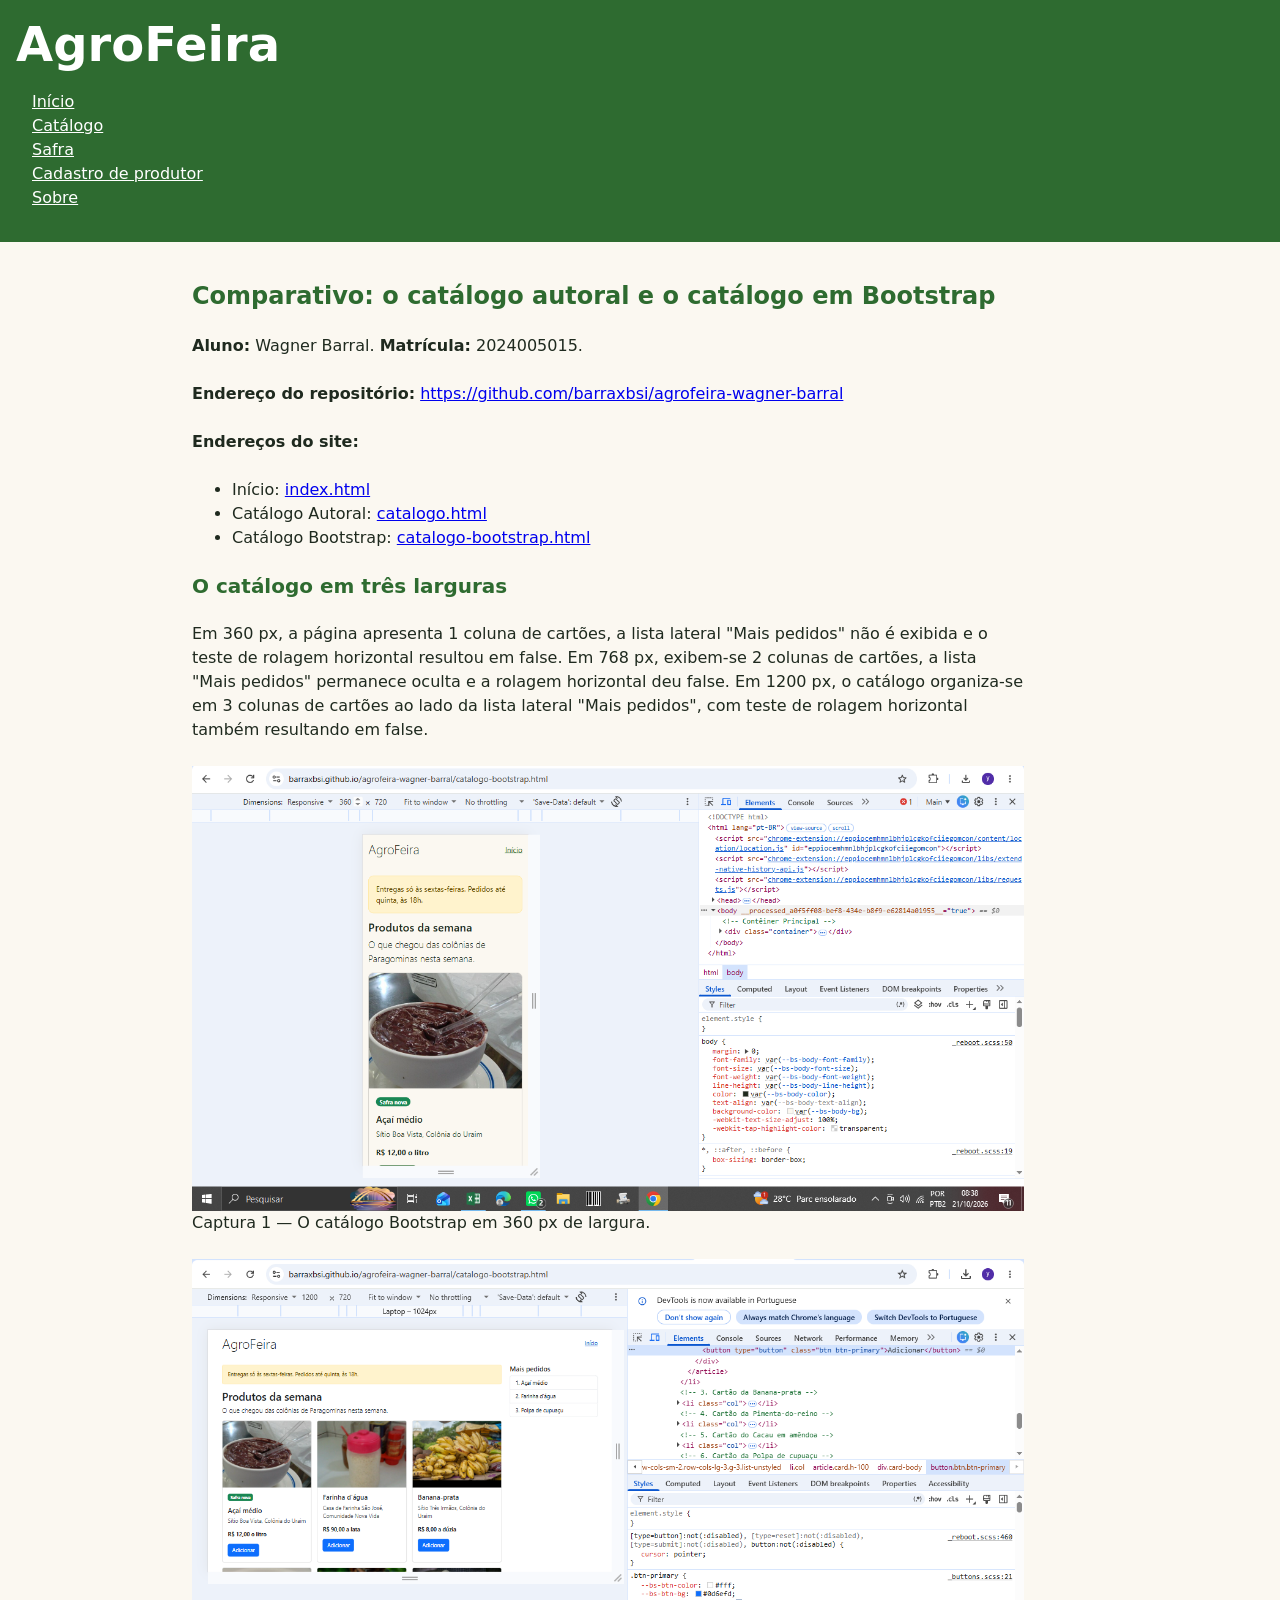
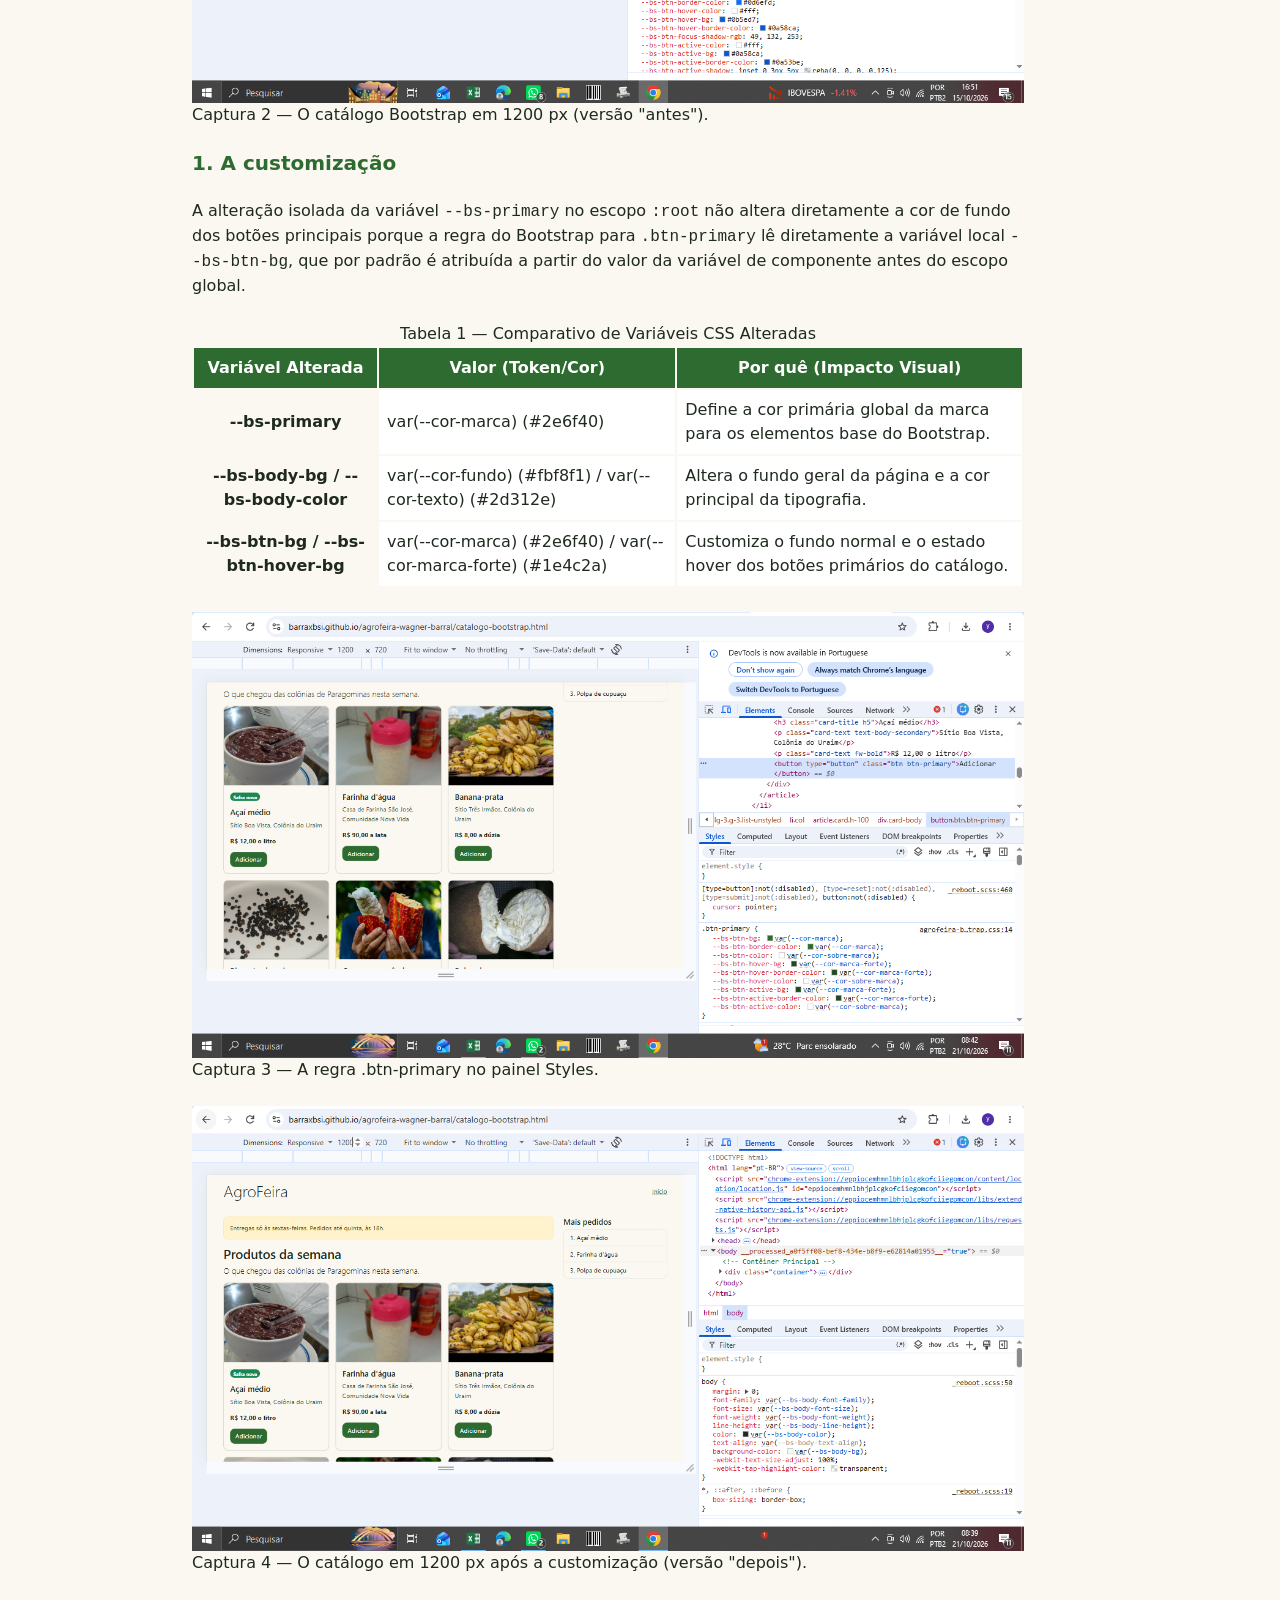
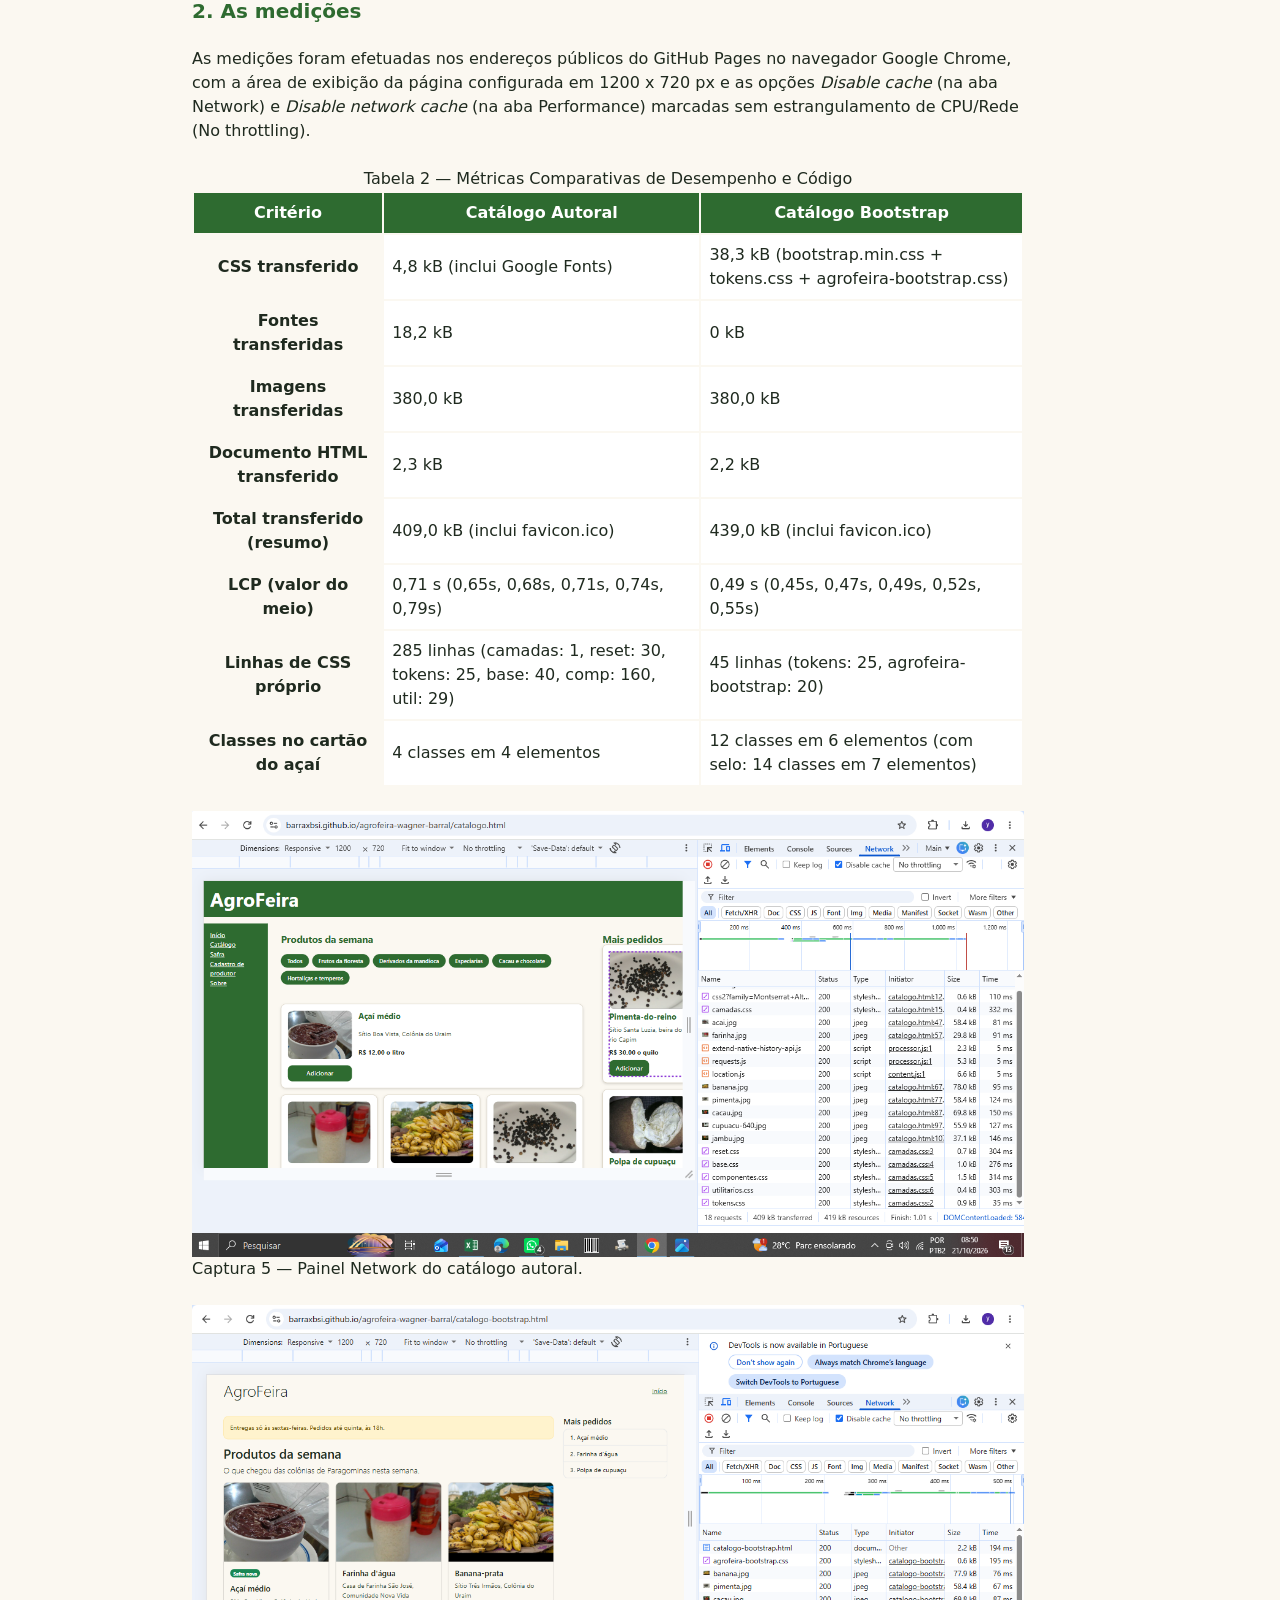
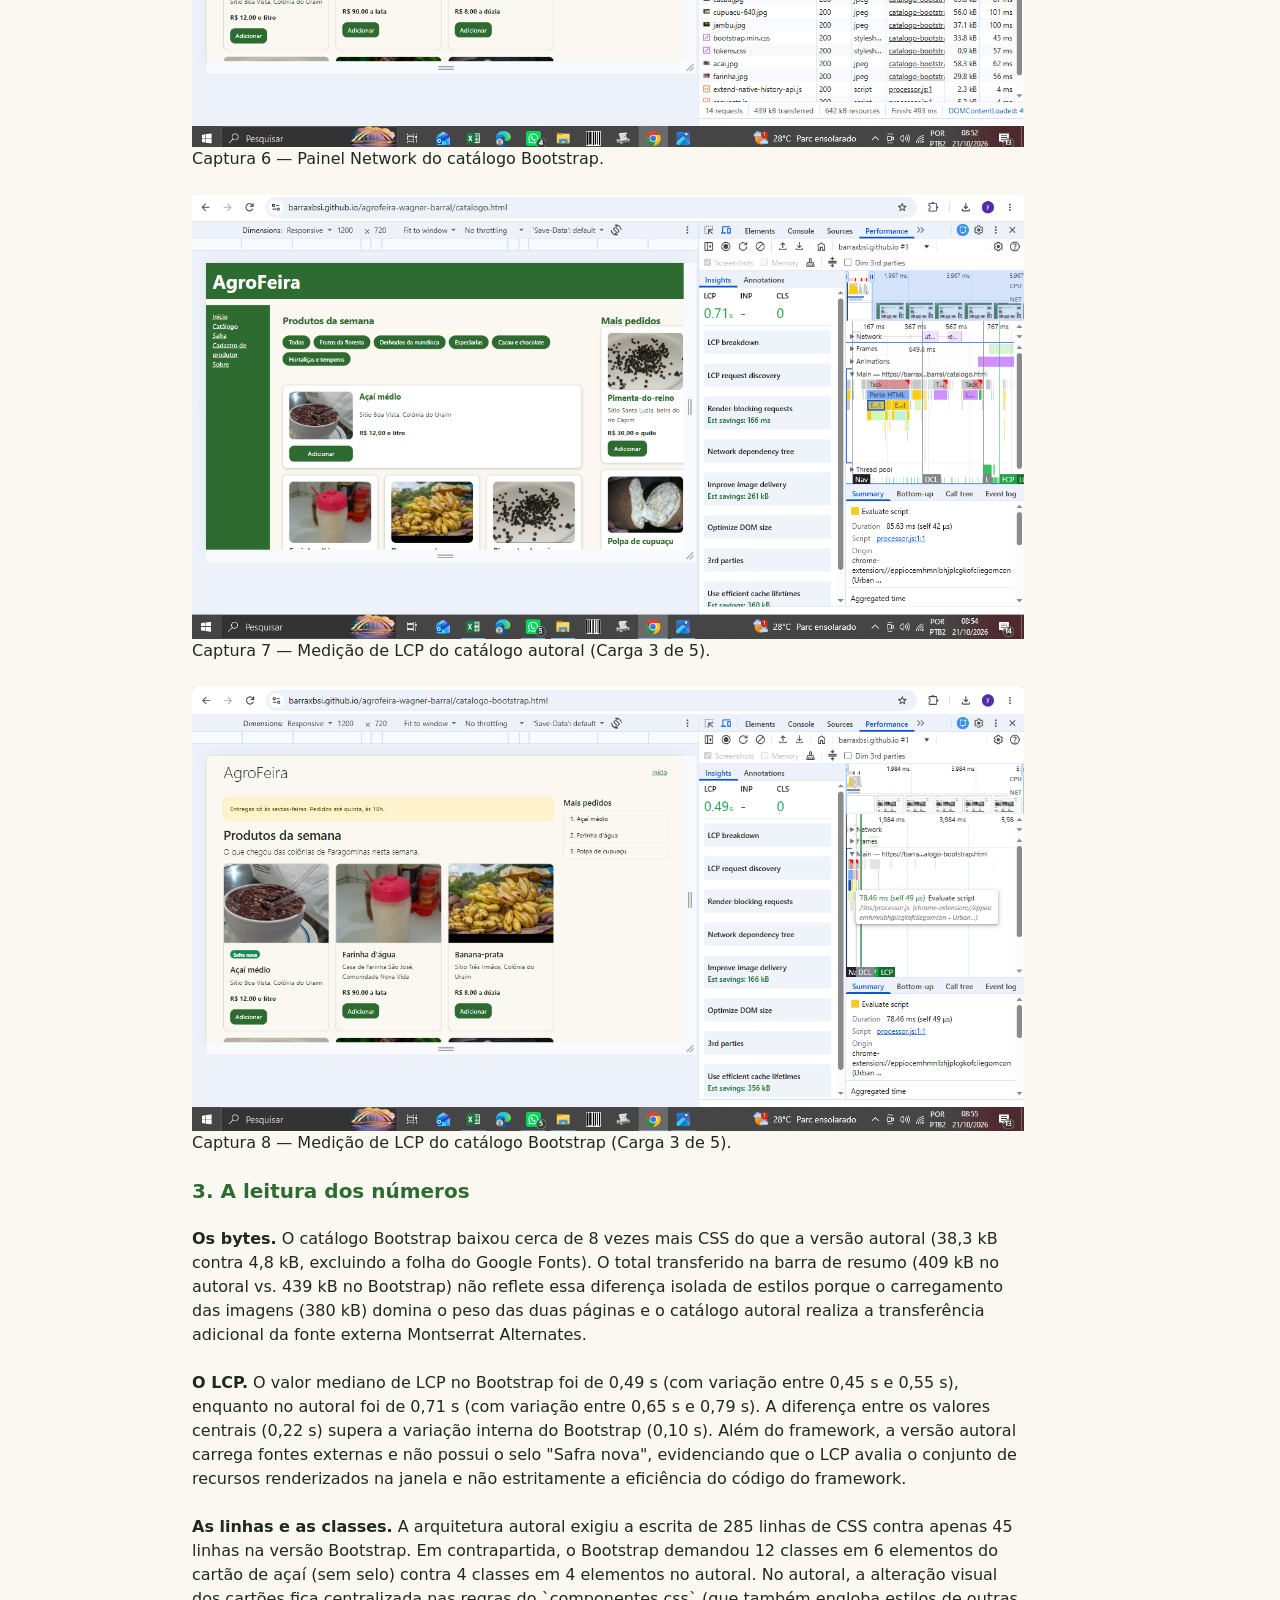
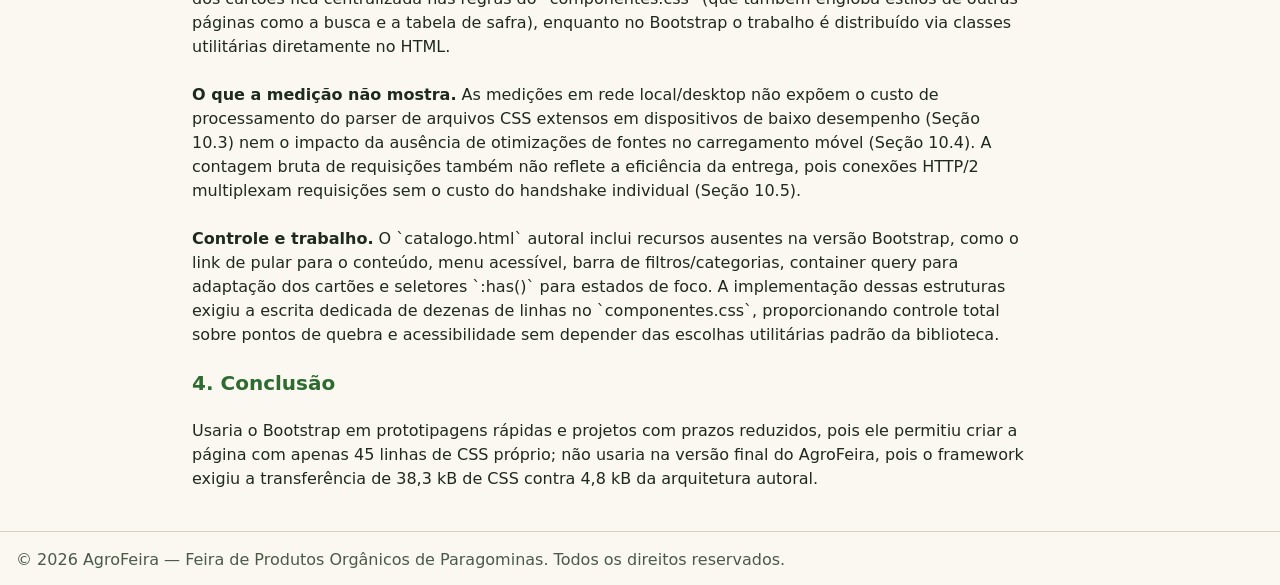
<file: comparativo.html>
<!DOCTYPE html>
<html lang="pt-BR">

<head>
    <meta charset="UTF-8">
    <meta name="viewport" content="width=device-width, initial-scale=1.0">
    <title>Relatório Comparativo — Wagner Barral</title>
    
    <!-- Folhas de estilo da aplicação autoral -->
    <link rel="stylesheet" href="camadas.css">
    <link rel="stylesheet" href="reset.css">
    <link rel="stylesheet" href="tokens.css">
    <link rel="preconnect" href="https://fonts.googleapis.com">
    <link rel="preconnect" href="https://fonts.gstatic.com" crossorigin>
    <link href="https://fonts.googleapis.com/css2?family=Montserrat+Alternates:wght@600&display=swap" rel="stylesheet">
    <link rel="stylesheet" href="base.css">
    <link rel="stylesheet" href="componentes.css">
    <link rel="stylesheet" href="utilitarios.css">
</head>

<body>
    <a href="#conteudo-principal" class="pular">Pular para o conteúdo</a>

    <header class="cabecalho-site">
        <h1>AgroFeira</h1>
        <nav aria-label="Principal">
            <ul class="menu">
                <li><a href="index.html">Início</a></li>
                <li><a href="catalogo.html">Catálogo</a></li>
                <li><a href="safra.html">Safra</a></li>
                <li><a href="cadastro-produtor.html">Cadastro de produtor</a></li>
                <li><a href="sobre.html">Sobre</a></li>
            </ul>
        </nav>
    </header>

    <main id="conteudo-principal">
        <h2>Comparativo: o catálogo autoral e o catálogo em Bootstrap</h2>

        <p><strong>Aluno:</strong> Wagner Barral. <strong>Matrícula:</strong> 2024005015.</p>
        <p><strong>Endereço do repositório:</strong> <a href="https://github.com/barraxbsi/agrofeira-wagner-barral">https://github.com/barraxbsi/agrofeira-wagner-barral</a></p>
        <p><strong>Endereços do site:</strong></p>
        <ul>
            <li>Início: <a href="index.html">index.html</a></li>
            <li>Catálogo Autoral: <a href="catalogo.html">catalogo.html</a></li>
            <li>Catálogo Bootstrap: <a href="catalogo-bootstrap.html">catalogo-bootstrap.html</a></li>
        </ul>

        <h3>O catálogo em três larguras</h3>
        <p>Em 360 px, a página apresenta 1 coluna de cartões, a lista lateral "Mais pedidos" não é exibida e o teste de rolagem horizontal resultou em false. Em 768 px, exibem-se 2 colunas de cartões, a lista "Mais pedidos" permanece oculta e a rolagem horizontal deu false. Em 1200 px, o catálogo organiza-se em 3 colunas de cartões ao lado da lista lateral "Mais pedidos", com teste de rolagem horizontal também resultando em false.</p>

        <figure>
            <img src="captura-1-360.png" alt="O catalogo-bootstrap.html em 360 pixels de largura exibindo a barra do modo dispositivo" width="1360" height="727">
            <figcaption>Captura 1 — O catálogo Bootstrap em 360 px de largura.</figcaption>
        </figure>
        <figure>
            <img src="captura-2-1200-antes.png" alt="O catalogo-bootstrap.html em 1200 pixels na versão original antes da customização" width="1360" height="727">
            <figcaption>Captura 2 — O catálogo Bootstrap em 1200 px (versão "antes").</figcaption>
        </figure>

        <h3>1. A customização</h3>
        <p>A alteração isolada da variável <code>--bs-primary</code> no escopo <code>:root</code> não altera diretamente a cor de fundo dos botões principais porque a regra do Bootstrap para <code>.btn-primary</code> lê diretamente a variável local <code>--bs-btn-bg</code>, que por padrão é atribuída a partir do valor da variável de componente antes do escopo global.</p>

        <table class="tabela-safra">
            <caption>Tabela 1 — Comparativo de Variáveis CSS Alteradas</caption>
            <thead>
                <tr>
                    <th scope="col">Variável Alterada</th>
                    <th scope="col">Valor (Token/Cor)</th>
                    <th scope="col">Por quê (Impacto Visual)</th>
                </tr>
            </thead>
            <tbody>
                <tr>
                    <th scope="row">--bs-primary</th>
                    <td>var(--cor-marca) (#2e6f40)</td>
                    <td>Define a cor primária global da marca para os elementos base do Bootstrap.</td>
                </tr>
                <tr>
                    <th scope="row">--bs-body-bg / --bs-body-color</th>
                    <td>var(--cor-fundo) (#fbf8f1) / var(--cor-texto) (#2d312e)</td>
                    <td>Altera o fundo geral da página e a cor principal da tipografia.</td>
                </tr>
                <tr>
                    <th scope="row">--bs-btn-bg / --bs-btn-hover-bg</th>
                    <td>var(--cor-marca) (#2e6f40) / var(--cor-marca-forte) (#1e4c2a)</td>
                    <td>Customiza o fundo normal e o estado hover dos botões primários do catálogo.</td>
                </tr>
            </tbody>
        </table>

        <figure>
            <img src="captura-3-regra-botao.png" alt="Regra .btn-primary no painel Styles do DevTools evidenciando a propriedade --bs-btn-bg" width="1360" height="727">
            <figcaption>Captura 3 — A regra .btn-primary no painel Styles.</figcaption>
        </figure>
        <figure>
            <img src="captura-4-1200-depois.png" alt="O catalogo-bootstrap.html em 1200 pixels com a customização visual aplicada" width="1360" height="727">
            <figcaption>Captura 4 — O catálogo em 1200 px após a customização (versão "depois").</figcaption>
        </figure>

        <h3>2. As medições</h3>
        <p>As medições foram efetuadas nos endereços públicos do GitHub Pages no navegador Google Chrome, com a área de exibição da página configurada em 1200 x 720 px e as opções <em>Disable cache</em> (na aba Network) e <em>Disable network cache</em> (na aba Performance) marcadas sem estrangulamento de CPU/Rede (No throttling).</p>

        <table class="tabela-safra">
            <caption>Tabela 2 — Métricas Comparativas de Desempenho e Código</caption>
            <thead>
                <tr>
                    <th scope="col">Critério</th>
                    <th scope="col">Catálogo Autoral</th>
                    <th scope="col">Catálogo Bootstrap</th>
                </tr>
            </thead>
            <tbody>
                <tr>
                    <th scope="row">CSS transferido</th>
                    <td>4,8 kB (inclui Google Fonts)</td>
                    <td>38,3 kB (bootstrap.min.css + tokens.css + agrofeira-bootstrap.css)</td>
                </tr>
                <tr>
                    <th scope="row">Fontes transferidas</th>
                    <td>18,2 kB</td>
                    <td>0 kB</td>
                </tr>
                <tr>
                    <th scope="row">Imagens transferidas</th>
                    <td>380,0 kB</td>
                    <td>380,0 kB</td>
                </tr>
                <tr>
                    <th scope="row">Documento HTML transferido</th>
                    <td>2,3 kB</td>
                    <td>2,2 kB</td>
                </tr>
                <tr>
                    <th scope="row">Total transferido (resumo)</th>
                    <td>409,0 kB (inclui favicon.ico)</td>
                    <td>439,0 kB (inclui favicon.ico)</td>
                </tr>
                <tr>
                    <th scope="row">LCP (valor do meio)</th>
                    <td>0,71 s (0,65s, 0,68s, 0,71s, 0,74s, 0,79s)</td>
                    <td>0,49 s (0,45s, 0,47s, 0,49s, 0,52s, 0,55s)</td>
                </tr>
                <tr>
                    <th scope="row">Linhas de CSS próprio</th>
                    <td>285 linhas (camadas: 1, reset: 30, tokens: 25, base: 40, comp: 160, util: 29)</td>
                    <td>45 linhas (tokens: 25, agrofeira-bootstrap: 20)</td>
                </tr>
                <tr>
                    <th scope="row">Classes no cartão do açaí</th>
                    <td>4 classes em 4 elementos</td>
                    <td>12 classes em 6 elementos (com selo: 14 classes em 7 elementos)</td>
                </tr>
            </tbody>
        </table>

        <figure>
            <img src="captura-5-rede-autoral.png" alt="Aba Network do DevTools para o catalogo.html com a opção Disable cache ativa" width="1360" height="727">
            <figcaption>Captura 5 — Painel Network do catálogo autoral.</figcaption>
        </figure>
        <figure>
            <img src="captura-6-rede-bootstrap.png" alt="Aba Network do DevTools para o catalogo-bootstrap.html com a opção Disable cache ativa" width="1360" height="727">
            <figcaption>Captura 6 — Painel Network do catálogo Bootstrap.</figcaption>
        </figure>
        <figure>
            <img src="captura-7-lcp-autoral.png" alt="Painel Performance do DevTools exibindo a medição de LCP do catalogo.html" width="1360" height="727">
            <figcaption>Captura 7 — Medição de LCP do catálogo autoral (Carga 3 de 5).</figcaption>
        </figure>
        <figure>
            <img src="captura-8-lcp-bootstrap.png" alt="Painel Performance do DevTools exibindo a medição de LCP do catalogo-bootstrap.html" width="1360" height="727">
            <figcaption>Captura 8 — Medição de LCP do catálogo Bootstrap (Carga 3 de 5).</figcaption>
        </figure>

        <h3>3. A leitura dos números</h3>
        <p><strong>Os bytes.</strong> O catálogo Bootstrap baixou cerca de 8 vezes mais CSS do que a versão autoral (38,3 kB contra 4,8 kB, excluindo a folha do Google Fonts). O total transferido na barra de resumo (409 kB no autoral vs. 439 kB no Bootstrap) não reflete essa diferença isolada de estilos porque o carregamento das imagens (380 kB) domina o peso das duas páginas e o catálogo autoral realiza a transferência adicional da fonte externa Montserrat Alternates.</p>

        <p><strong>O LCP.</strong> O valor mediano de LCP no Bootstrap foi de 0,49 s (com variação entre 0,45 s e 0,55 s), enquanto no autoral foi de 0,71 s (com variação entre 0,65 s e 0,79 s). A diferença entre os valores centrais (0,22 s) supera a variação interna do Bootstrap (0,10 s). Além do framework, a versão autoral carrega fontes externas e não possui o selo "Safra nova", evidenciando que o LCP avalia o conjunto de recursos renderizados na janela e não estritamente a eficiência do código do framework.</p>

        <p><strong>As linhas e as classes.</strong> A arquitetura autoral exigiu a escrita de 285 linhas de CSS contra apenas 45 linhas na versão Bootstrap. Em contrapartida, o Bootstrap demandou 12 classes em 6 elementos do cartão de açaí (sem selo) contra 4 classes em 4 elementos no autoral. No autoral, a alteração visual dos cartões fica centralizada nas regras do `componentes.css` (que também engloba estilos de outras páginas como a busca e a tabela de safra), enquanto no Bootstrap o trabalho é distribuído via classes utilitárias diretamente no HTML.</p>

        <p><strong>O que a medição não mostra.</strong> As medições em rede local/desktop não expõem o custo de processamento do parser de arquivos CSS extensos em dispositivos de baixo desempenho (Seção 10.3) nem o impacto da ausência de otimizações de fontes no carregamento móvel (Seção 10.4). A contagem bruta de requisições também não reflete a eficiência da entrega, pois conexões HTTP/2 multiplexam requisições sem o custo do handshake individual (Seção 10.5).</p>

        <p><strong>Controle e trabalho.</strong> O `catalogo.html` autoral inclui recursos ausentes na versão Bootstrap, como o link de pular para o conteúdo, menu acessível, barra de filtros/categorias, container query para adaptação dos cartões e seletores `:has()` para estados de foco. A implementação dessas estruturas exigiu a escrita dedicada de dezenas de linhas no `componentes.css`, proporcionando controle total sobre pontos de quebra e acessibilidade sem depender das escolhas utilitárias padrão da biblioteca.</p>

        <h3>4. Conclusão</h3>
        <p>Usaria o Bootstrap em prototipagens rápidas e projetos com prazos reduzidos, pois ele permitiu criar a página com apenas 45 linhas de CSS próprio; não usaria na versão final do AgroFeira, pois o framework exigiu a transferência de 38,3 kB de CSS contra 4,8 kB da arquitetura autoral.</p>
    </main>

    <footer class="rodape-site">
        <p>&copy; 2026 AgroFeira — Feira de Produtos Orgânicos de Paragominas. Todos os direitos reservados.</p>
    </footer>
</body>

</html>
</file>
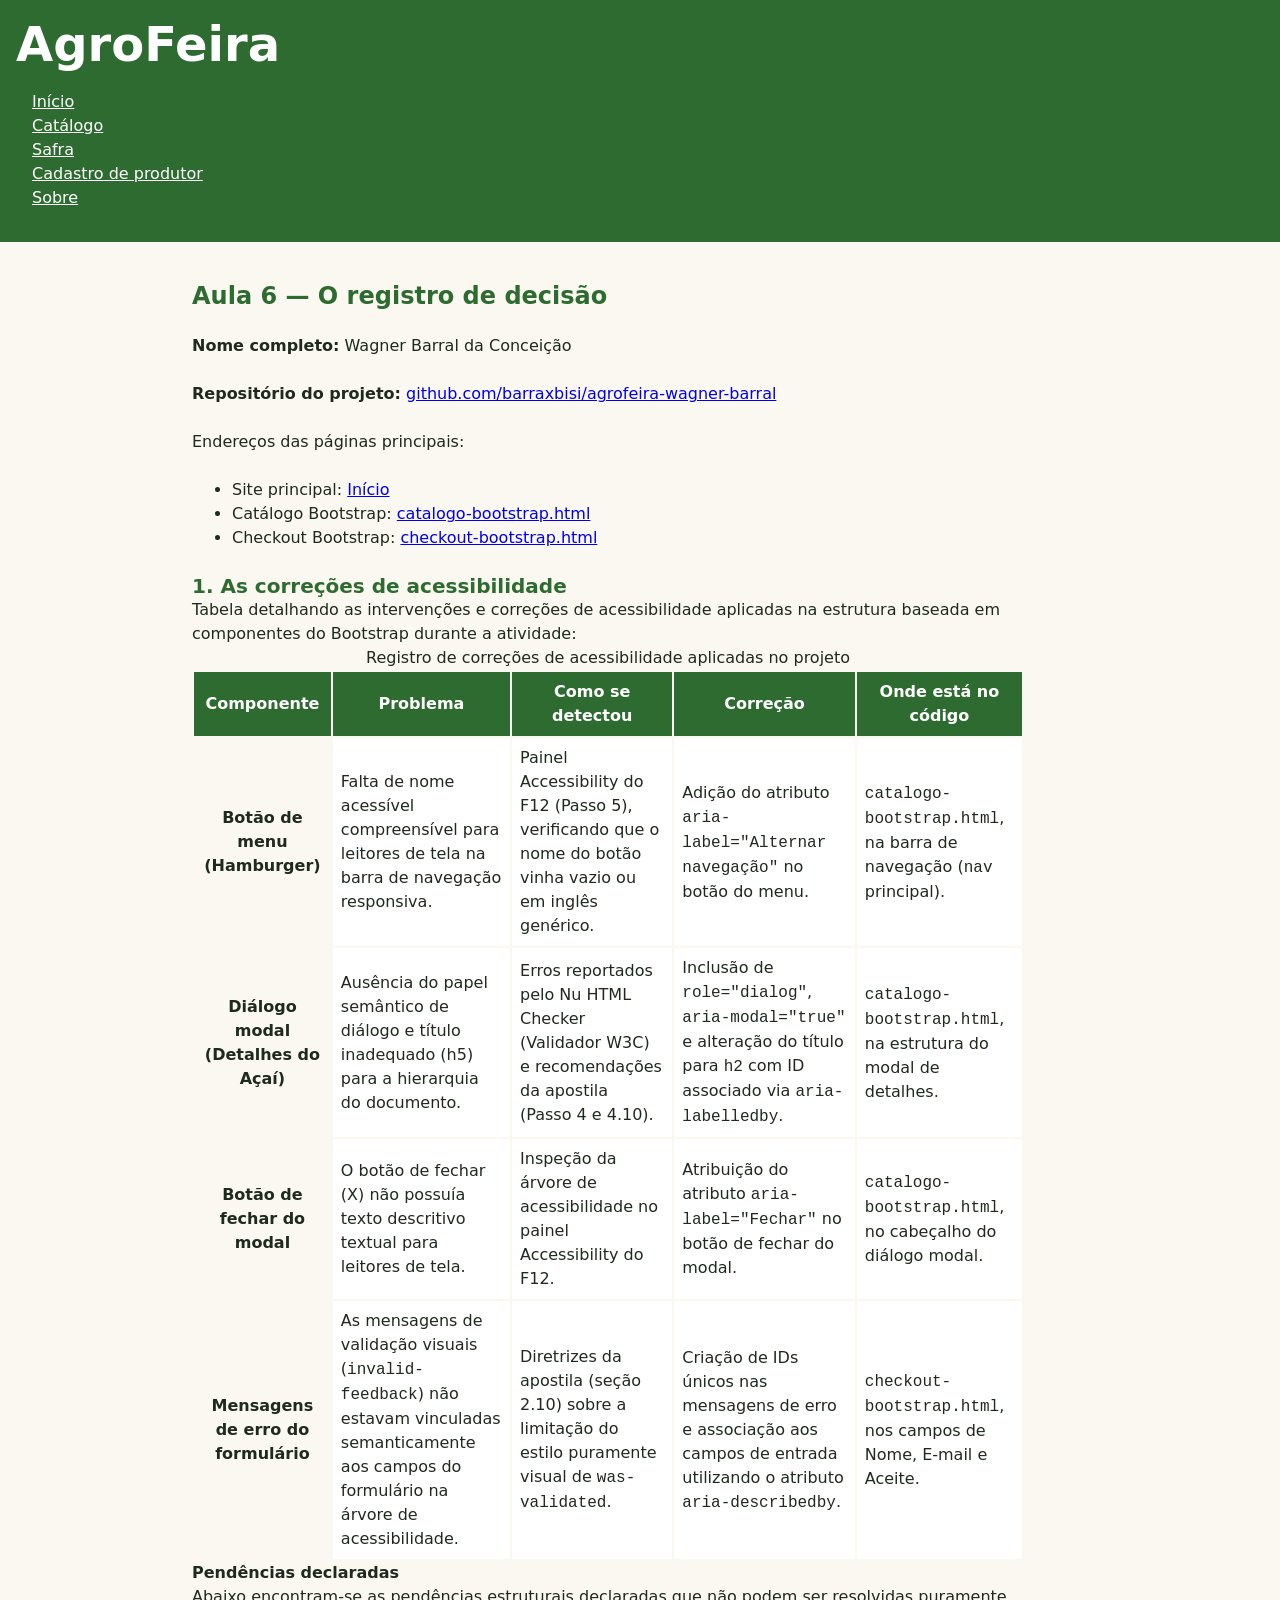
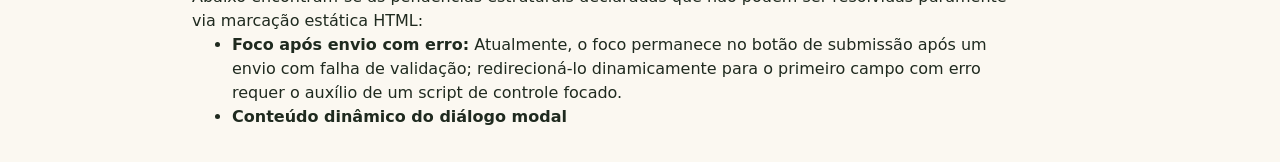
<file: decisao.html>
<!DOCTYPE html>
<html lang="pt-BR">

<head>
    <meta charset="UTF-8">
    <meta name="viewport" content="width=device-width, initial-scale=1.0">
    <title>Registro de Decisão e Correções | Wagner Barral da Conceição — AgroFeira</title>
    
    <!-- Folhas de estilo da aplicação (Sem Bootstrap) -->
    <link rel="stylesheet" href="reset.css">
    <link rel="stylesheet" href="tokens.css">
    <link rel="preconnect" href="https://fonts.googleapis.com">
    <link rel="preconnect" href="https://fonts.gstatic.com" crossorigin>
    <link href="https://fonts.googleapis.com/css2?family=Montserrat+Alternates:wght@600&display=swap" rel="stylesheet">
    
    <!-- Arquitetura CSS em Camadas -->
    <link rel="stylesheet" href="camadas.css">
    <link rel="stylesheet" href="reset.css">
    <link rel="stylesheet" href="tokens.css">
    <link rel="stylesheet" href="base.css">
    <link rel="stylesheet" href="componentes.css">
    <link rel="stylesheet" href="utilitarios.css">
</head>

<body>
    <!-- Atalho de acessibilidade para saltar para o conteúdo principal -->
    <a href="#conteudo-principal" class="pular">Pular para o conteúdo</a>

    <!-- Cabeçalho e Navegação Principal -->
    <header class="cabecalho-site">
        <h1>AgroFeira</h1>
        <nav aria-label="Principal">
            <ul class="menu">
                <li><a href="index.html">Início</a></li>
                <li><a href="catalogo.html">Catálogo</a></li>
                <li><a href="safra.html">Safra</a></li>
                <li><a href="cadastro-produtor.html">Cadastro de produtor</a></li>
                <li><a href="sobre.html">Sobre</a></li>
            </ul>
        </nav>
    </header>

    <!-- Conteúdo Principal -->
    <main id="conteudo-principal">
        <h2>Aula 6 — O registro de decisão</h2>

        <!-- Informações iniciais (sem título) -->
        <p><strong>Nome completo:</strong> Wagner Barral da Conceição</p>
        <p><strong>Repositório do projeto:</strong> <a href="https://github.com/barraxbisi/agrofeira-wagner-barral" target="_blank">github.com/barraxbisi/agrofeira-wagner-barral</a></p>
        
        <p>Endereços das páginas principais:</p>
        <ul>
            <li>Site principal: <a href="https://barraxbisi.github.io/agrofeira-wagner-barral/index.html" target="_blank">Início</a></li>
            <li>Catálogo Bootstrap: <a href="https://barraxbisi.github.io/agrofeira-wagner-barral/catalogo-bootstrap.html" target="_blank">catalogo-bootstrap.html</a></li>
            <li>Checkout Bootstrap: <a href="https://barraxbisi.github.io/agrofeira-wagner-barral/checkout-bootstrap.html" target="_blank">checkout-bootstrap.html</a></li>
        </ul>

        <!-- Seção 1: As correções de acessibilidade -->
        <section>
            <h3>1. As correções de acessibilidade</h3>
            <p>Tabela detalhando as intervenções e correções de acessibilidade aplicadas na estrutura baseada em componentes do Bootstrap durante a atividade:</p>
            
            <table class="tabela-safra">
                <caption>Registro de correções de acessibilidade aplicadas no projeto</caption>
                <thead>
                    <tr>
                        <th scope="col">Componente</th>
                        <th scope="col">Problema</th>
                        <th scope="col">Como se detectou</th>
                        <th scope="col">Correção</th>
                        <th scope="col">Onde está no código</th>
                    </tr>
                </thead>
                <tbody>
                    <tr>
                        <th scope="row">Botão de menu (Hamburger)</th>
                        <td>Falta de nome acessível compreensível para leitores de tela na barra de navegação responsiva.</td>
                        <td>Painel Accessibility do F12 (Passo 5), verificando que o nome do botão vinha vazio ou em inglês genérico.</td>
                        <td>Adição do atributo <code>aria-label="Alternar navegação"</code> no botão do menu.</td>
                        <td><code>catalogo-bootstrap.html</code>, na barra de navegação (<code>nav</code> principal).</td>
                    </tr>
                    <tr>
                        <th scope="row">Diálogo modal (Detalhes do Açaí)</th>
                        <td>Ausência do papel semântico de diálogo e título inadequado (h5) para a hierarquia do documento.</td>
                        <td>Erros reportados pelo Nu HTML Checker (Validador W3C) e recomendações da apostila (Passo 4 e 4.10).</td>
                        <td>Inclusão de <code>role="dialog"</code>, <code>aria-modal="true"</code> e alteração do título para <code>h2</code> com ID associado via <code>aria-labelledby</code>.</td>
                        <td><code>catalogo-bootstrap.html</code>, na estrutura do modal de detalhes.</td>
                    </tr>
                    <tr>
                        <th scope="row">Botão de fechar do modal</th>
                        <td>O botão de fechar (X) não possuía texto descritivo textual para leitores de tela.</td>
                        <td>Inspeção da árvore de acessibilidade no painel Accessibility do F12.</td>
                        <td>Atribuição do atributo <code>aria-label="Fechar"</code> no botão de fechar do modal.</td>
                        <td><code>catalogo-bootstrap.html</code>, no cabeçalho do diálogo modal.</td>
                    </tr>
                    <tr>
                        <th scope="row">Mensagens de erro do formulário</th>
                        <td>As mensagens de validação visuais (<code>invalid-feedback</code>) não estavam vinculadas semanticamente aos campos do formulário na árvore de acessibilidade.</td>
                        <td>Diretrizes da apostila (seção 2.10) sobre a limitação do estilo puramente visual de <code>was-validated</code>.</td>
                        <td>Criação de IDs únicos nas mensagens de erro e associação aos campos de entrada utilizando o atributo <code>aria-describedby</code>.</td>
                        <td><code>checkout-bootstrap.html</code>, nos campos de Nome, E-mail e Aceite.</td>
                    </tr>
                </tbody>
            </table>

            <h4>Pendências declaradas</h4>
            <p>Abaixo encontram-se as pendências estruturais declaradas que não podem ser resolvidas puramente via marcação estática HTML:</p>
            <ul>
                <li><strong>Foco após envio com erro:</strong> Atualmente, o foco permanece no botão de submissão após um envio com falha de validação; redirecioná-lo dinamicamente para o primeiro campo com erro requer o auxílio de um script de controle focado.</li>
                <li><strong>Conteúdo dinâmico do diálogo modal
</file>
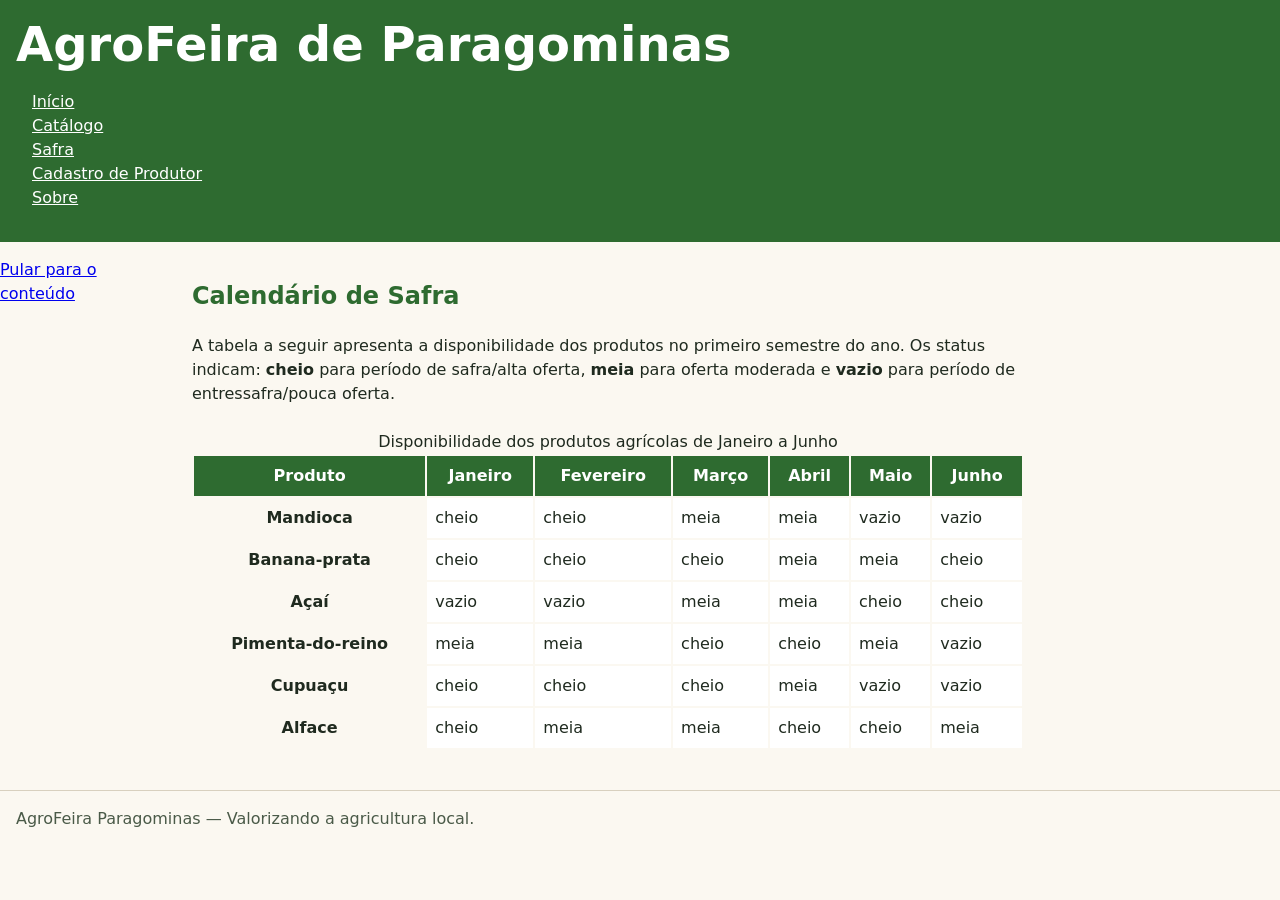
<file: safra.html>
<!DOCTYPE html>
<html lang="pt-BR">

<head>
    <meta charset="UTF-8">
    <meta name="viewport" content="width=device-width, initial-scale=1.0">
    <title>Safra | AgroFeira de Paragominas</title>
    
    <!-- Folhas de estilo da aplicação -->
    <link rel="stylesheet" href="reset.css">
    <link rel="stylesheet" href="tokens.css">
    <link rel="preconnect" href="https://fonts.googleapis.com">
    <link rel="preconnect" href="https://fonts.gstatic.com" crossorigin>
    <link href="https://fonts.googleapis.com/css2?family=Montserrat+Alternates:wght@600&display=swap" rel="stylesheet">
    
    <!-- Arquitetura CSS em Camadas -->
    <link rel="stylesheet" href="camadas.css">
    <link rel="stylesheet" href="reset.css">
    <link rel="stylesheet" href="tokens.css">
    <link rel="stylesheet" href="base.css">
    <link rel="stylesheet" href="componentes.css">
    <link rel="stylesheet" href="utilitarios.css">
</head>

<body>
    <!-- Link de pular para o conteúdo principal -->
    <a href="#conteudo-principal">Pular para o conteúdo</a>

    <!-- Cabeçalho e Navegação -->
    <header class="cabecalho-site">
        <h1>AgroFeira de Paragominas</h1>
        <nav aria-label="Principal">
            <ul class="menu">
                <li><a href="index.html">Início</a></li>
                <li><a href="catalogo.html">Catálogo</a></li>
                <li><a href="safra.html" aria-current="page">Safra</a></li>
                <li><a href="cadastro-produtor.html">Cadastro de Produtor</a></li>
                <li><a href="sobre.html">Sobre</a></li>
            </ul>
        </nav>
    </header>

    <!-- Região de Conteúdo Principal -->
    <main id="conteudo-principal">
        <h2>Calendário de Safra</h2>

        <!-- Parágrafo de legenda explicando os valores -->
        <p id="legenda-safra">A tabela a seguir apresenta a disponibilidade dos produtos no primeiro semestre do ano. Os
            status indicam: <strong>cheio</strong> para período de safra/alta oferta, <strong>meia</strong> para oferta
            moderada e <strong>vazio</strong> para período de entressafra/pouca oferta.</p>

        <!-- Tabela conectada à legenda e com a classe aplicada corretamente -->
        <table aria-describedby="legenda-safra" class="tabela-safra">
            <caption>Disponibilidade dos produtos agrícolas de Janeiro a Junho</caption>

            <!-- Cabeçalho da tabela -->
            <thead>
                <tr>
                    <th scope="col">Produto</th>
                    <th scope="col">Janeiro</th>
                    <th scope="col">Fevereiro</th>
                    <th scope="col">Março</th>
                    <th scope="col">Abril</th>
                    <th scope="col">Maio</th>
                    <th scope="col">Junho</th>
                </tr>
            </thead>

            <!-- Corpo da tabela -->
            <tbody>
                <tr>
                    <th scope="row">Mandioca</th>
                    <td>cheio</td>
                    <td>cheio</td>
                    <td>meia</td>
                    <td>meia</td>
                    <td>vazio</td>
                    <td>vazio</td>
                </tr>
                <tr>
                    <th scope="row">Banana-prata</th>
                    <td>cheio</td>
                    <td>cheio</td>
                    <td>cheio</td>
                    <td>meia</td>
                    <td>meia</td>
                    <td>cheio</td>
                </tr>
                <tr>
                    <th scope="row">Açaí</th>
                    <td>vazio</td>
                    <td>vazio</td>
                    <td>meia</td>
                    <td>meia</td>
                    <td>cheio</td>
                    <td>cheio</td>
                </tr>
                <tr>
                    <th scope="row">Pimenta-do-reino</th>
                    <td>meia</td>
                    <td>meia</td>
                    <td>cheio</td>
                    <td>cheio</td>
                    <td>meia</td>
                    <td>vazio</td>
                </tr>
                <tr>
                    <th scope="row">Cupuaçu</th>
                    <td>cheio</td>
                    <td>cheio</td>
                    <td>cheio</td>
                    <td>meia</td>
                    <td>vazio</td>
                    <td>vazio</td>
                </tr>
                <tr>
                    <th scope="row">Alface</th>
                    <td>cheio</td>
                    <td>meia</td>
                    <td>meia</td>
                    <td>cheio</td>
                    <td>cheio</td>
                    <td>meia</td>
                </tr>
            </tbody>
        </table>
    </main>

    <!-- Rodapé -->
    <footer class="rodape-site">
        <p>AgroFeira Paragominas — Valorizando a agricultura local.</p>
    </footer>
</body>

</html>
</file>
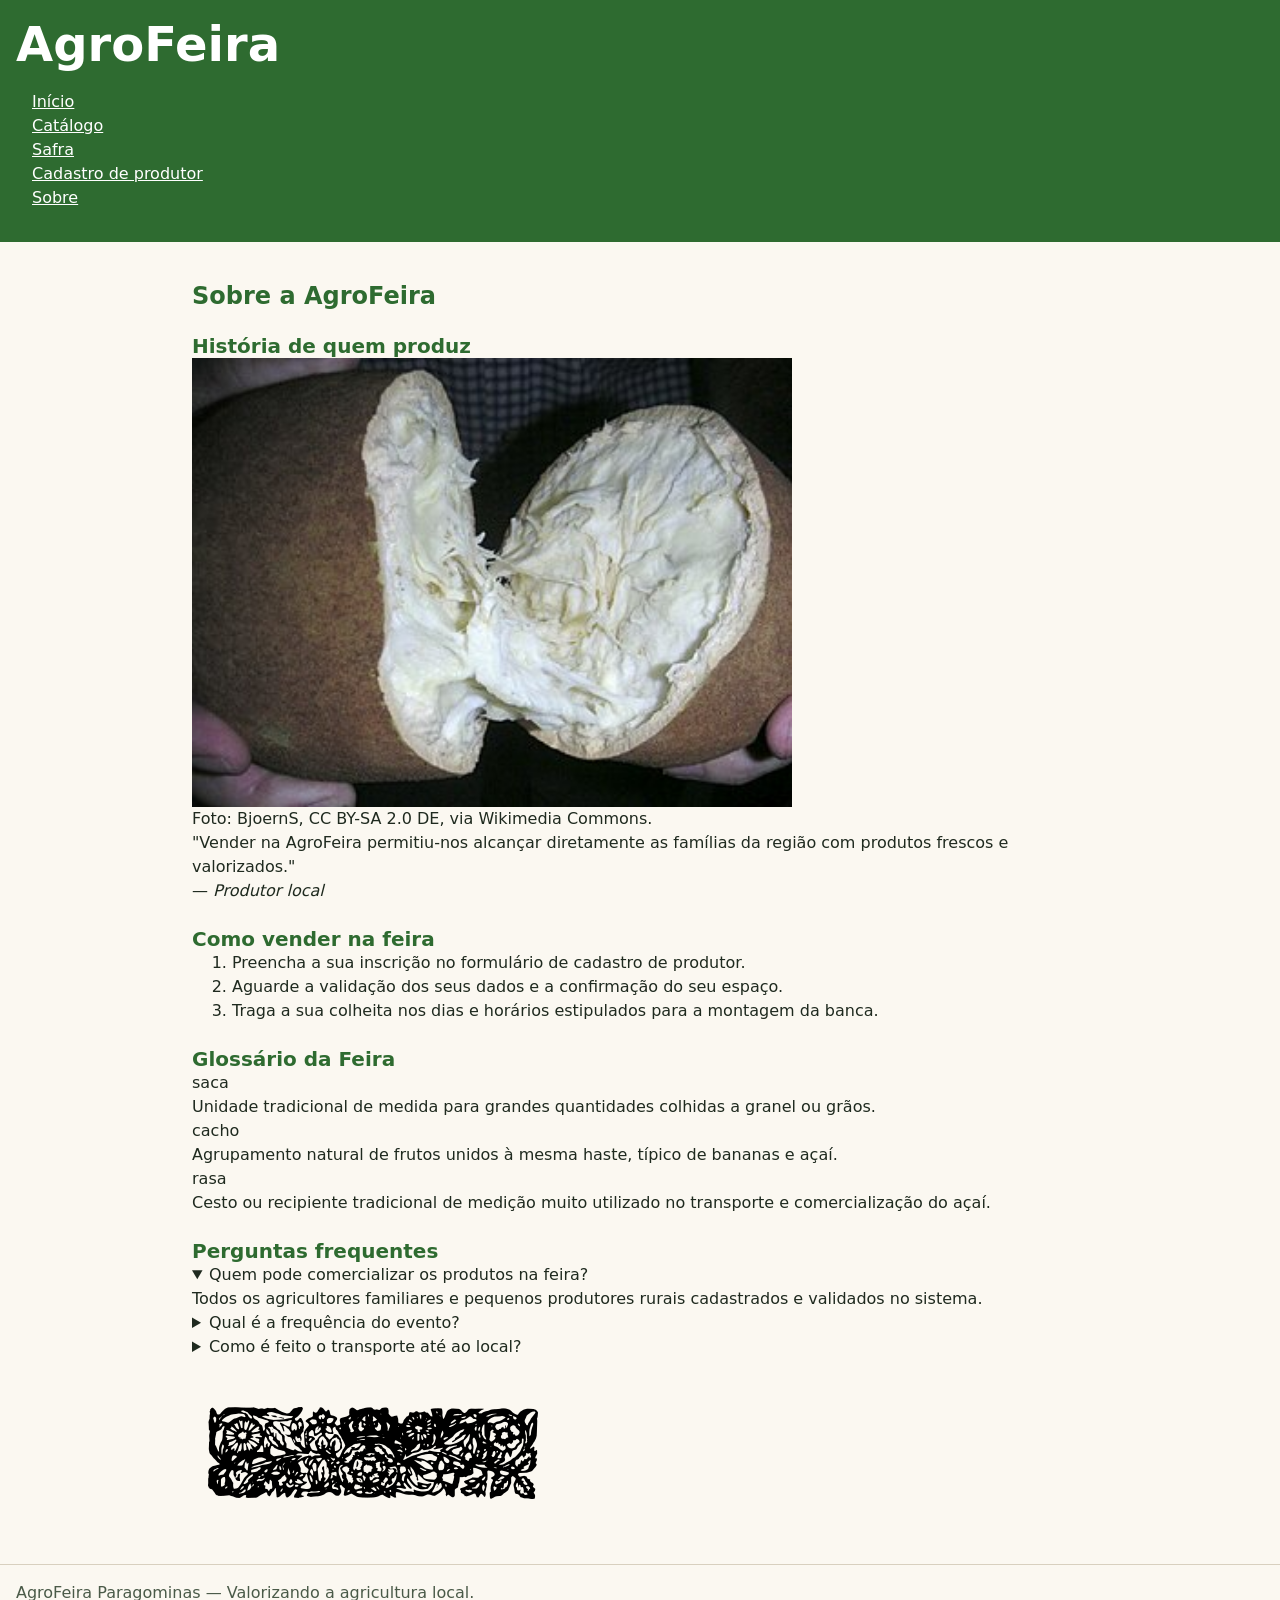
<file: sobre.html>
<!DOCTYPE html>
<html lang="pt-BR">

<head>
    <meta charset="UTF-8">
    <meta name="viewport" content="width=device-width, initial-scale=1.0">
    <title>Sobre | AgroFeira de Paragominas</title>
    
    <!-- Folhas de estilo da aplicação -->
    <link rel="stylesheet" href="reset.css">
    <link rel="stylesheet" href="tokens.css">
    <link rel="preconnect" href="https://fonts.googleapis.com">
    <link rel="preconnect" href="https://fonts.gstatic.com" crossorigin>
    <link href="https://fonts.googleapis.com/css2?family=Montserrat+Alternates:wght@600&display=swap" rel="stylesheet">
    
    <!-- Arquitetura CSS em Camadas -->
    <link rel="stylesheet" href="camadas.css">
    <link rel="stylesheet" href="reset.css">
    <link rel="stylesheet" href="tokens.css">
    <link rel="stylesheet" href="base.css">
    <link rel="stylesheet" href="componentes.css">
    <link rel="stylesheet" href="utilitarios.css">
</head>

<body>
    <!-- Atalho de acessibilidade para saltar para o conteúdo principal -->
    <a href="#conteudo-principal" class="pular">Pular para o conteúdo</a>

    <!-- Cabeçalho e Navegação Principal -->
    <header class="cabecalho-site">
        <h1>AgroFeira</h1>
        <nav aria-label="Principal">
            <ul class="menu">
                <li><a href="index.html">Início</a></li>
                <li><a href="catalogo.html">Catálogo</a></li>
                <li><a href="safra.html">Safra</a></li>
                <li><a href="cadastro-produtor.html">Cadastro de produtor</a></li>
                <li><a href="sobre.html" aria-current="page">Sobre</a></li>
            </ul>
        </nav>
    </header>

    <!-- Conteúdo Principal -->
    <main id="conteudo-principal">
        <h2>Sobre a AgroFeira</h2>

        <!-- Bloco do Depoimento -->
        <article>
            <h3>História de quem produz</h3>

            <figure>
                <img src="cupuacu.jpg" alt="Fruto de cupuaçu aberto ao meio mostrando a polpa interior" width="600"
                    height="400" loading="lazy">
                <figcaption>Foto: BjoernS, CC BY-SA 2.0 DE, via Wikimedia Commons.</figcaption>
            </figure>

            <blockquote cite="https://exemplo.com/depoimento">
                <p>"Vender na AgroFeira permitiu-nos alcançar diretamente as famílias da região com produtos frescos e
                    valorizados."</p>
                <footer>— <cite>Produtor local</cite></footer>
            </blockquote>
        </article>

        <!-- Como vender na feira (Lista ordenada) -->
        <section>
            <h3>Como vender na feira</h3>
            <ol>
                <li>Preencha a sua inscrição no formulário de cadastro de produtor.</li>
                <li>Aguarde a validação dos seus dados e a confirmação do seu espaço.</li>
                <li>Traga a sua colheita nos dias e horários estipulados para a montagem da banca.</li>
            </ol>
        </section>

        <!-- Glossário (Lista de Definição) -->
        <section>
            <h3>Glossário da Feira</h3>
            <dl>
                <dt>saca</dt>
                <dd>Unidade tradicional de medida para grandes quantidades colhidas a granel ou grãos.</dd>

                <dt>cacho</dt>
                <dd>Agrupamento natural de frutos unidos à mesma haste, típico de bananas e açaí.</dd>

                <dt>rasa</dt>
                <dd>Cesto ou recipiente tradicional de medição muito utilizado no transporte e comercialização do açaí.
                </dd>
            </dl>
        </section>

        <!-- Perguntas Frequentes (Agrupadas com a primeira aberta por padrão) -->
        <section>
            <h3>Perguntas frequentes</h3>

            <details name="faq" class="pergunta" open>
                <summary>Quem pode comercializar os produtos na feira?</summary>
                <p>Todos os agricultores familiares e pequenos produtores rurais cadastrados e validados no sistema.</p>
            </details>

            <details name="faq" class="pergunta">
                <summary>Qual é a frequência do evento?</summary>
                <p>A feira realiza-se semanalmente aos fins de semana na praça central.</p>
            </details>

            <details name="faq" class="pergunta">
                <summary>Como é feito o transporte até ao local?</summary>
                <p>O produtor pode optar por fazer o seu próprio transporte ou solicitar apoio de recolha na propriedade
                    no ato da inscrição.</p>
            </details>
        </section>

        <!-- Imagem Decorativa (Enfeite) -->
        <aside>
            <img src="enfeite.png" alt="" loading="lazy">
        </aside>
    </main>

    <!-- Rodapé -->
    <footer class="rodape-site">
        <p>AgroFeira Paragominas — Valorizando a agricultura local.</p>
    </footer>
</body>

</html>
</file>
<file: camadas.css>
@layer reset, base, componentes, utilitarios;
@import url('tokens.css');
@import url('reset.css');
@import url('base.css');
@import url('componentes.css');
@import url('utilitarios.css');
</file>
<file: tokens.css>
/* tokens.css — os valores do projeto, agora na camada base */

@layer base {
  :root {
    --cor-fundo: #fbf8f1;
    --cor-superficie: #ffffff;
    --cor-texto: #1f2a1f;
    --cor-texto-suave: #4a5a48;
    --cor-marca: #2e6b30;
    --cor-marca-rgb: 46, 107, 48; /* cópia de --cor-marca */
    --cor-sobre-marca: #ffffff;
    --cor-borda: #d8d0bf;
    --cor-marca-forte: #1f4a21;
    --cor-marca-forte-rgb: 31, 74, 33; /* cópia de --cor-marca-forte */
    --cor-foco: #1d4ed8;
    --cor-desligado: #e4ded1;
    --cor-sobre-desligado: #525c4f;
    --cor-erro: #b42318;
  }

  :root {
    --fonte-texto: system-ui, sans-serif;
    --tamanho-texto: 1rem;
    --tamanho-h3: 1.25rem;
    --tamanho-h2: 1.5rem;
    --tamanho-h1: clamp(1.75rem, 1rem + 3vw, 3rem);

    --espaco-1: 0.5rem;
    --espaco-2: 1rem;
    --espaco-3: 1.5rem;
    --espaco-4: 2rem;

    --raio: 12px;
    --sombra: 0 2px 6px rgb(0 0 0 / 15%);
  }

  /* Tema escuro: os mesmos nomes, outros valores */
  @media (prefers-color-scheme: dark) {
    :root {
      --cor-fundo: #121a13;
      --cor-superficie: #1b251c;
      --cor-texto: #e6efe4;
      --cor-texto-suave: #b2c1af;
      --cor-marca: #173f19;
      --cor-marca-rgb: 23, 63, 25; /* cópia de --cor-marca */
      --cor-sobre-marca: #0f2410;
      --cor-borda: #3a4a3b;
      --cor-marca-forte: #a8dcab;
      --cor-marca-forte-rgb: 168, 220, 171; /* cópia de --cor-marca-forte */
      --cor-foco: #93c5fd;
      --cor-desligado: #2a342b;
      --cor-sobre-desligado: #a3ae9f;
      --cor-erro: #ff8a80;
    }
  }

  /* Campos e barra de rolagem acompanham o tema (capítulo 3) */
  :root {
    color-scheme: light dark;
  }
}
</file>
<file: base.css>
/* base.css — o chão do projeto: a página, os elementos e o anel de foco */

@layer base {
    body {
        background-color: var(--cor-fundo);
        color: var(--cor-texto);
        font-family: var(--fonte-texto);
        font-size: var(--tamanho-texto);
    }

    h1,
    h2,
    h3 {
        line-height: 1.2;
    }

    h1 {
        font-size: var(--tamanho-h1);
    }

    h2 {
        font-size: var(--tamanho-h2);
        color: var(--cor-marca);
    }

    h3 {
        font-size: var(--tamanho-h3);
        color: var(--cor-marca);
    }

    main {
        padding: var(--espaco-3) var(--espaco-2);
    }

    :focus-visible {
        outline: 2px solid var(--cor-foco);
        outline-offset: 2px;
    }

    .cabecalho-site :focus-visible,
    nav :focus-visible {
        outline-color: var(--cor-sobre-marca);
    }

    main {
        display: flex;
        flex-direction: column;
        gap: var(--espaco-3);
    }

    body {
        display: grid;
        grid-template-columns: minmax(0, 1fr);
        grid-template-areas:
            "cabecalho"
            "menu"
            "conteudo"
            "lateral"
            "rodape";
        gap: var(--espaco-2);
    }

    .cabecalho-site {
        grid-area: cabecalho;
    }

    nav {
        grid-area: menu;
    }

    main {
        grid-area: conteudo;
    }

    aside {
        grid-area: lateral;
    }

    .rodape-site {
        grid-area: rodape;
    }

    nav {
        background-color: var(--cor-marca);
        padding: var(--espaco-2);
    }

    aside {
        padding: var(--espaco-3) var(--espaco-2);
    }

    @media (min-width: 42rem) {
        body {
            grid-template-columns: 10rem minmax(0, 1fr) 14rem;
            grid-template-areas:
                "cabecalho cabecalho cabecalho"
                "menu      conteudo  lateral"
                "rodape    rodape    rodape";
        }
    }
}

/* Esconde o link para fora da tela por padrão */
.pular {
    position: absolute;
    top: -100rem;
    left: 0;
    z-index: 100;
    background-color: #ffffff;
    color: #4a154b;
    padding: 0.5rem 1rem;
    text-decoration: none;
    font-weight: bold;
    border: 2rem;
    border-radius: 0.5rem;
    box-shadow: 0 4px 6px rgba(0, 0, 0, 0.2);
}

/* Quando pressiona TAB, o link aparece por cima do cabeçalho */
.pular:focus-visible {
    top: 1rem;
    left: 1rem;
    outline: 3px solid #6b21a8;
    outline-offset: 2px;
}
</file>
<file: componentes.css>
/* componentes.css — as peças do site, uma classe por componente */

@layer componentes {
  .cabecalho-site {
    background-color: var(--cor-marca);
    color: var(--cor-sobre-marca);
    padding: var(--espaco-2);
  }

  .menu {
    list-style: none;
    padding: 0;
  }

  .menu a {
    color: var(--cor-sobre-marca);
  }

  .lista-produtos {
    list-style: none;
    padding: 0;
  }

  .cartao-produto {
    background-color: var(--cor-superficie);
    border: 1px solid var(--cor-borda);
    border-radius: var(--raio);
    box-shadow: var(--sombra);
    padding: var(--espaco-2);
  }

  .cartao-produto img {
    border-radius: var(--raio);
  }

  .cartao-produto .produtor {
    color: var(--cor-texto-suave);
  }

  .cartao-produto .preco {
    font-weight: 700;
  }

  .cartao-produto .estoque {
    color: var(--cor-texto-suave);
  }

  .cartao-produto button {
    background-color: var(--cor-marca);
    color: var(--cor-sobre-marca);
    border: none;
    border-radius: var(--raio);
    padding: 0.5em 1em;
  }

  .tabela-safra th,
  .tabela-safra td {
    padding: var(--espaco-1);
  }

  .tabela-safra thead th {
    background-color: var(--cor-marca);
    color: var(--cor-sobre-marca);
  }

  .tabela-safra td {
    background-color: var(--cor-superficie);
  }

  .rodape-site {
    border-top: 1px solid var(--cor-borda);
    color: var(--cor-texto-suave);
    padding: var(--espaco-2);
  }

  .cartao-produto button:hover {
    background-color: var(--cor-marca-forte);
  }

  .cartao-produto button:focus-visible {
    outline: 3px solid var(--cor-foco);
    outline-offset: 3px;
  }

  .cartao-produto:has(button:focus-visible) {
    outline: 2px solid var(--cor-foco);
  }

  .cartao-produto article {
    display: flex;
    flex-direction: column;
    align-items: flex-start;
    gap: var(--espaco-1);
  }

  .lista-produtos {
    display: grid;
    grid-template-columns: repeat(auto-fill, minmax(14rem, 1fr));
    gap: var(--espaco-2);
  }

  .destaque {
    grid-column: 1 / -1;
  }

  .rolagem-tabela {
    overflow-x: auto;
  }

  .rolagem-tabela:focus-visible {
    outline: 3px solid var(--cor-foco);
    outline-offset: 3px;
  }

  .cartao-produto {
    container-type: inline-size;
  }

  @container (min-width: 26rem) {
    .cartao-produto article {
      display: grid;
      grid-template-columns: 10rem 1fr;
      gap: var(--espaco-2);
    }

    .cartao-produto img {
      grid-row: span 3;
    }

    .cartao-produto button {
      grid-column: 1;
    }
  }

  .selo {
    position: absolute;
    top: var(--espaco-1);
    left: var(--espaco-1);
    background-color: var(--cor-superficie);
    color: var(--cor-marca);
    font-size: 0.875rem;
    font-weight: 700;
    padding: 0.25rem var(--espaco-1);
    border-radius: var(--raio);
    box-shadow: var(--sombra);
  }

  .cartao-produto article {
    position: relative;
  }

  @media (min-height: 30rem) {
    .cabecalho-site {
      position: sticky;
      top: 0;
      z-index: 1;
    }

    html {
      scroll-padding-top: 10rem;
    }
  }

  .pular {
    position: absolute;
    top: -10rem;
    left: var(--espaco-1);
    z-index: 2;
    background-color: var(--cor-superficie);
    color: var(--cor-marca);
    padding: var(--espaco-1) var(--espaco-2);
    border-radius: var(--raio);
  }

  .pular:focus-visible {
    top: var(--espaco-1);
    outline-color: var(--cor-sobre-marca);
  }

  .cartao-produto button {
    transition: background-color 200ms ease-out;
  }

  .cartao-produto {
    transition: transform 200ms ease-out, border-color 200ms ease-out;
  }

  .cartao-produto:hover,
  .cartao-produto:has(button:focus-visible) {
    border-color: var(--cor-marca);
    transform: translateY(-0.5rem);
  }

  @media (prefers-reduced-motion: reduce) {
    .cartao-produto:hover,
    .cartao-produto:has(button:focus-visible) {
      transform: none;
    }
  }
}
/* Remove a caixa laranja inteira da barra de categorias do catálogo */
main nav[aria-label="Categorias"] {
  background-color: transparent !important;
  padding: 0 !important;
}

/* Transforma a lista de categorias em pílulas horizontais */
.barra-categorias {
  display: flex !important;
  flex-wrap: wrap !important;
  gap: 0.5rem !important;
  list-style: none !important;
  padding: 0 !important;
  margin-bottom: 1.5rem !important;
}

/* Formatação individual de cada botão como pílula */
.barra-categorias li {
  list-style: none !important;
}

.barra-categorias button {
  background-color: var(--cor-marca) !important;
  color: var(--cor-sobre-marca) !important;
  border: none !important;
  border-radius: 2rem !important;
  padding: 0.4rem 1rem !important;
  font-family: inherit !important;
  font-size: 0.875rem !important;
  font-weight: 500 !important;
  cursor: pointer !important;
  display: inline-block !important;
}

.barra-categorias button:hover {
  background-color: var(--cor-marca-forte) !important;
}
</file>
<file: utilitarios.css>
/* utilitarios.css — classes de uma declaração só, que vencem as outras */

@layer utilitarios {
  .texto-erro {
    color: var(--cor-erro);
  }
}
</file>
